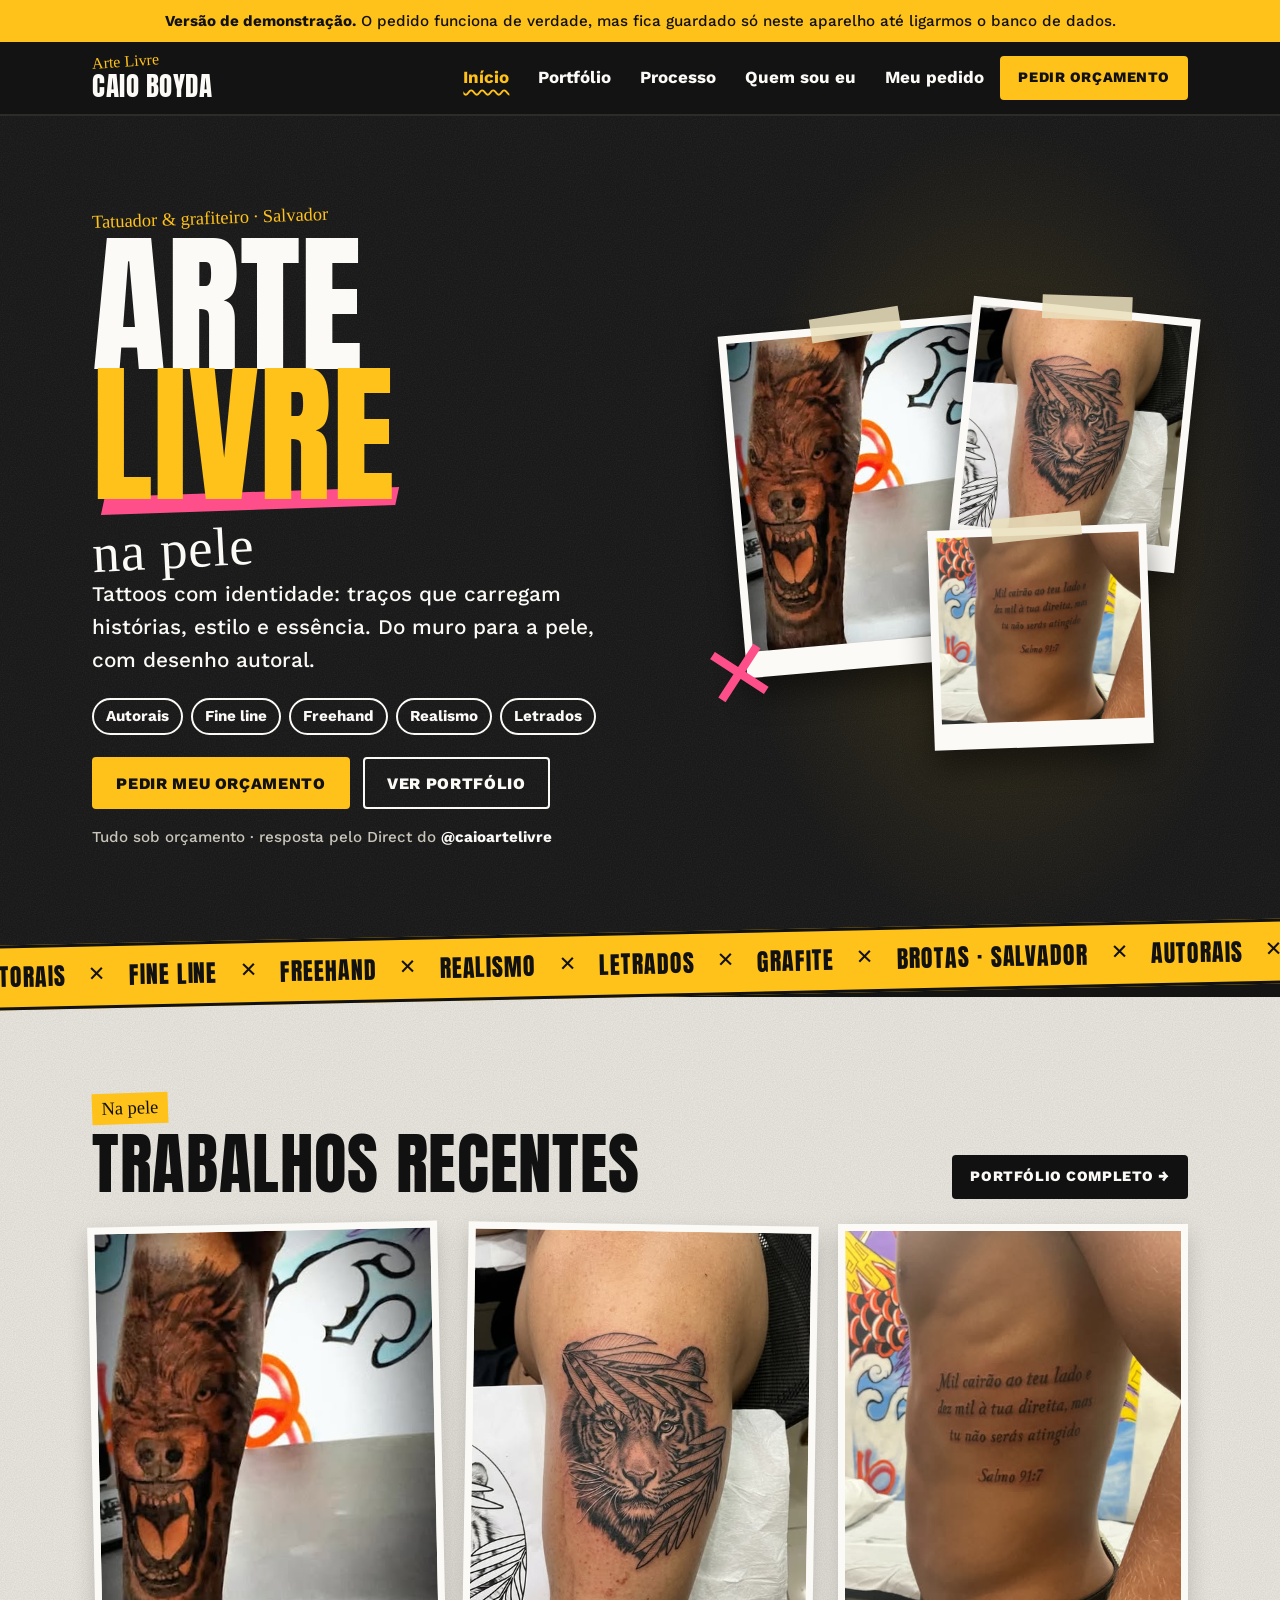
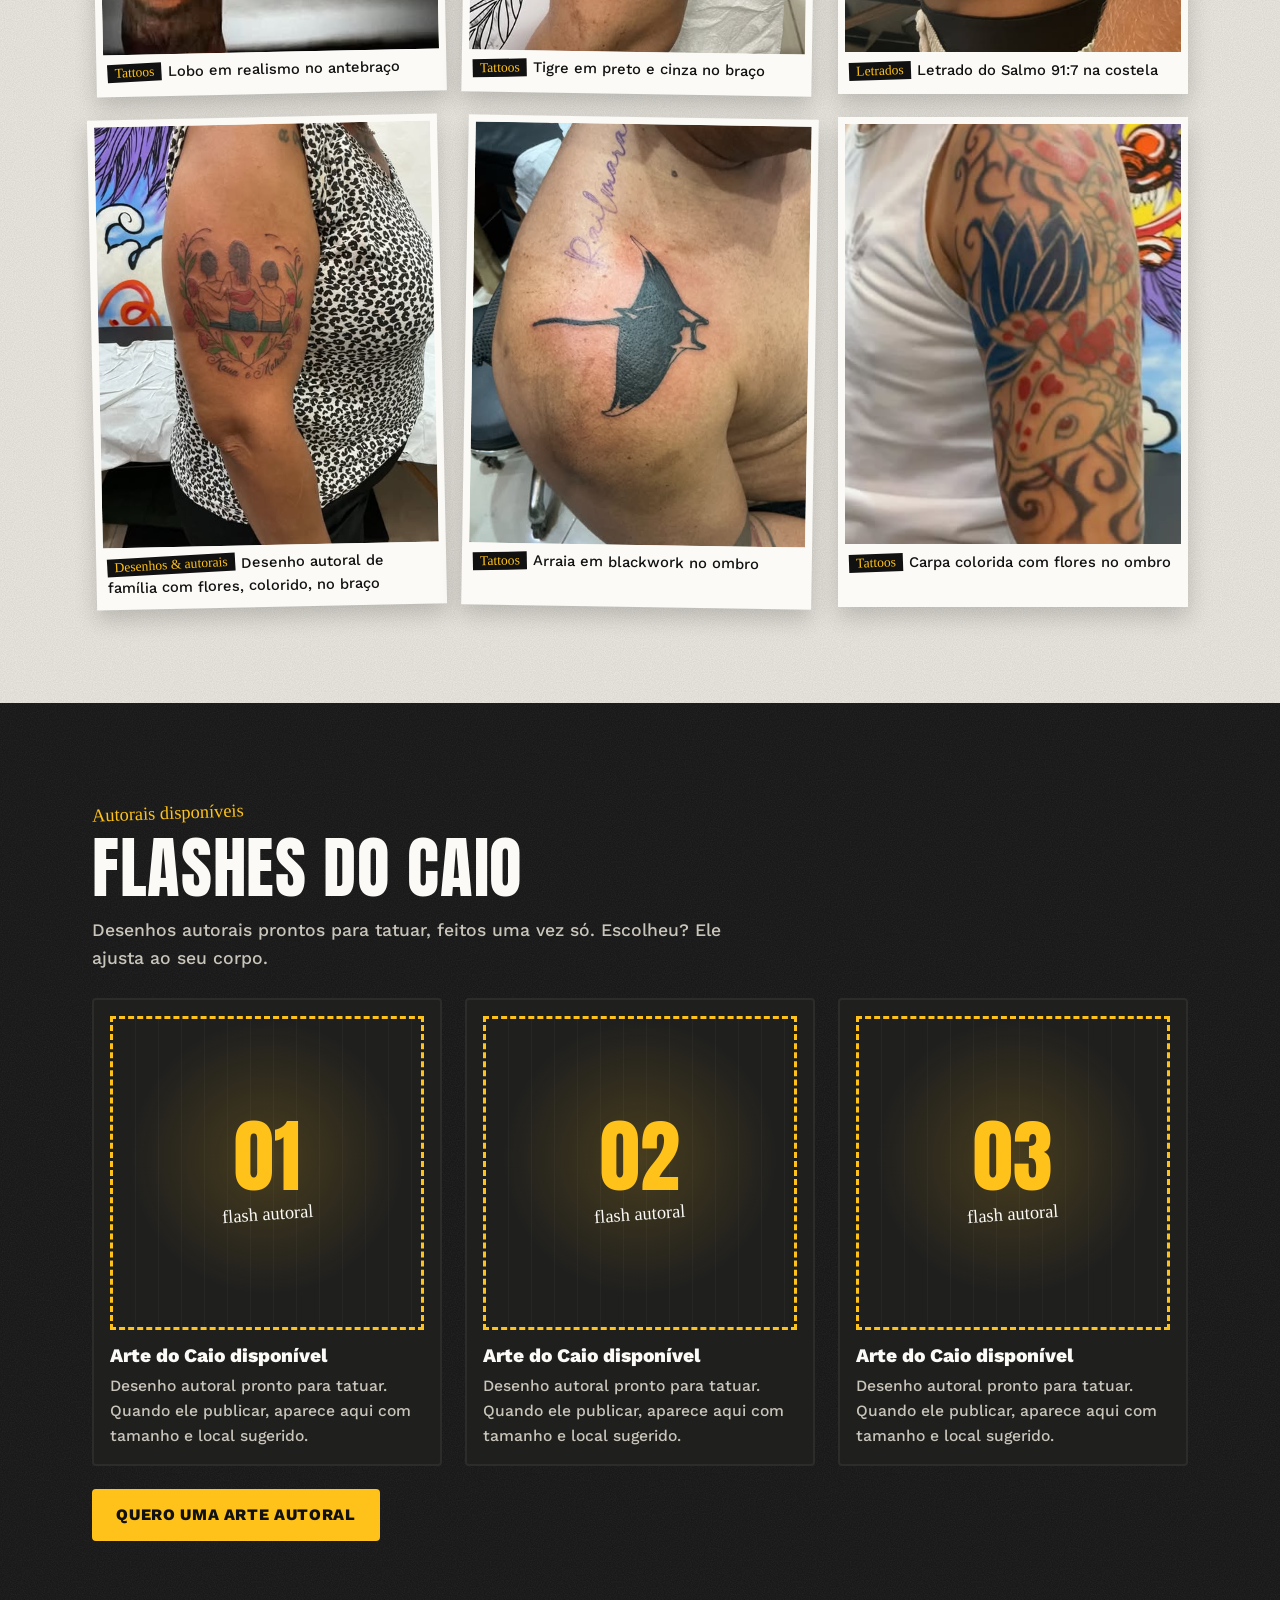
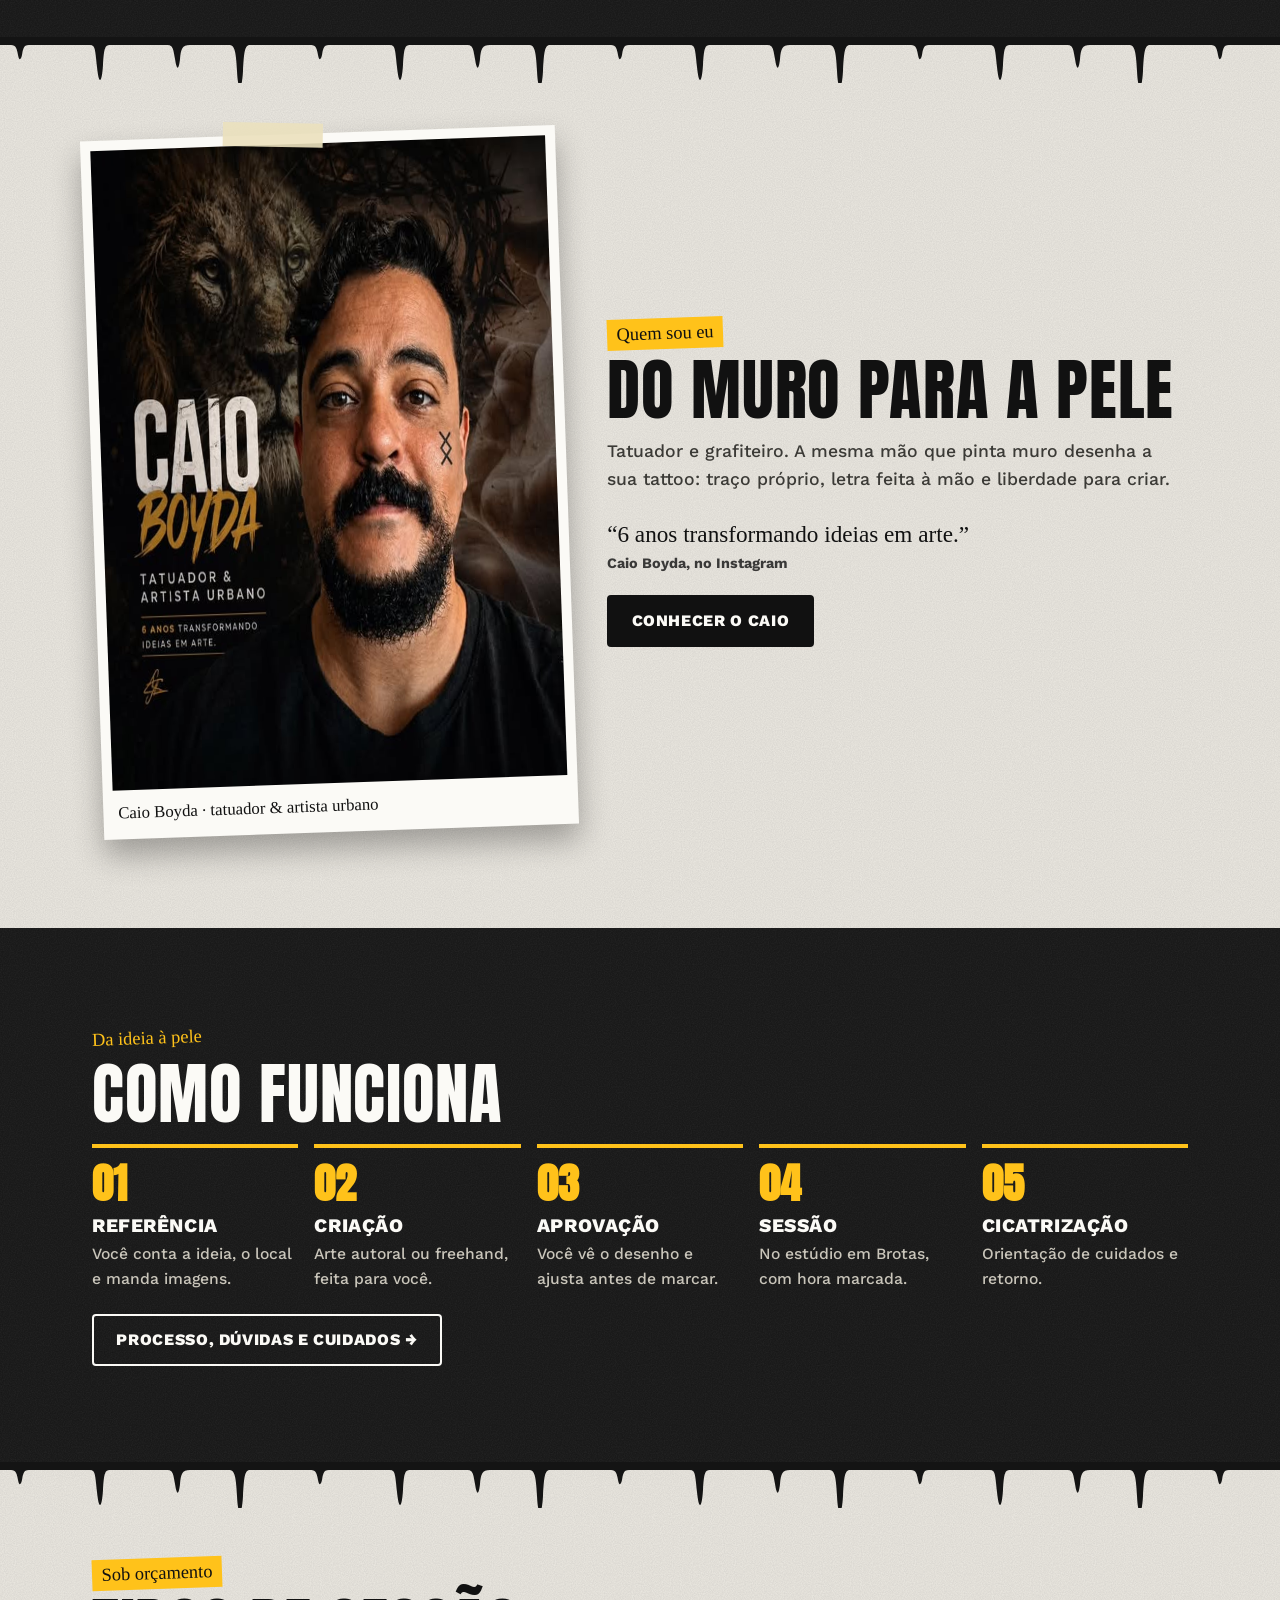
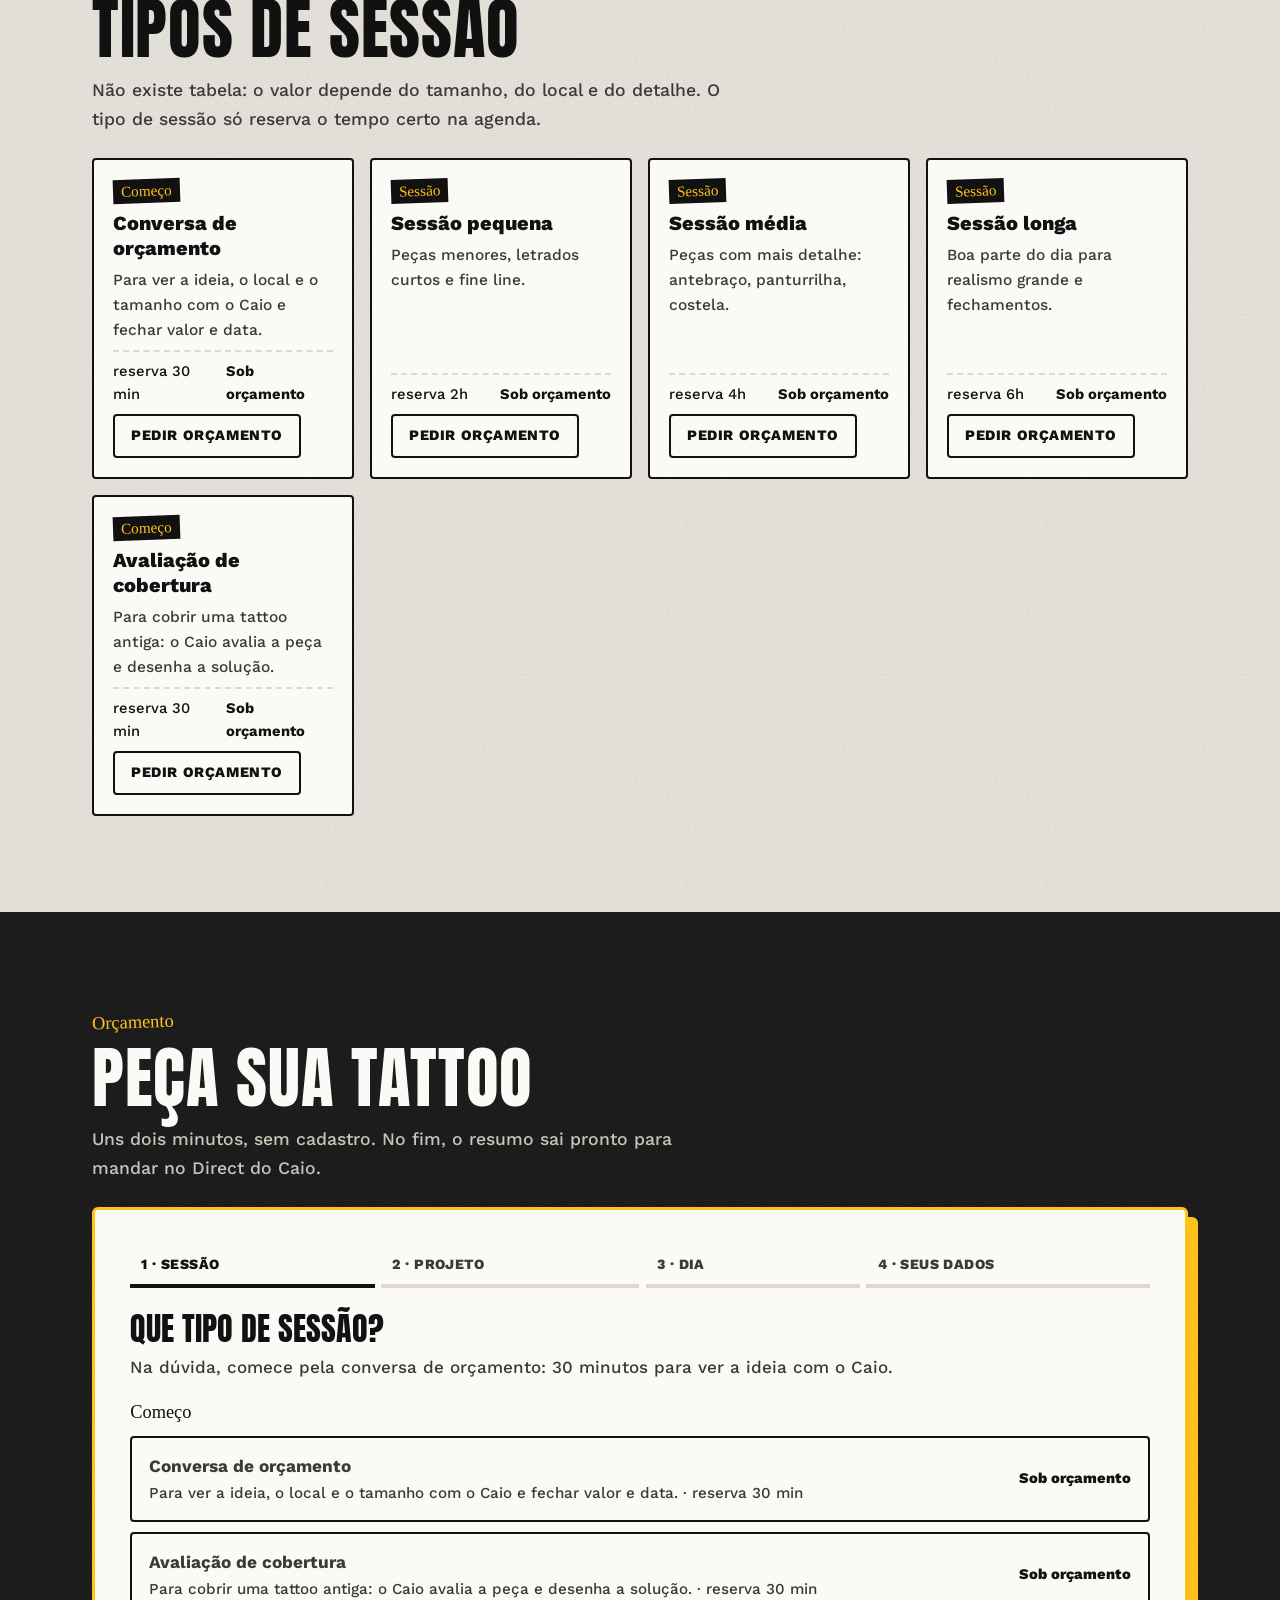
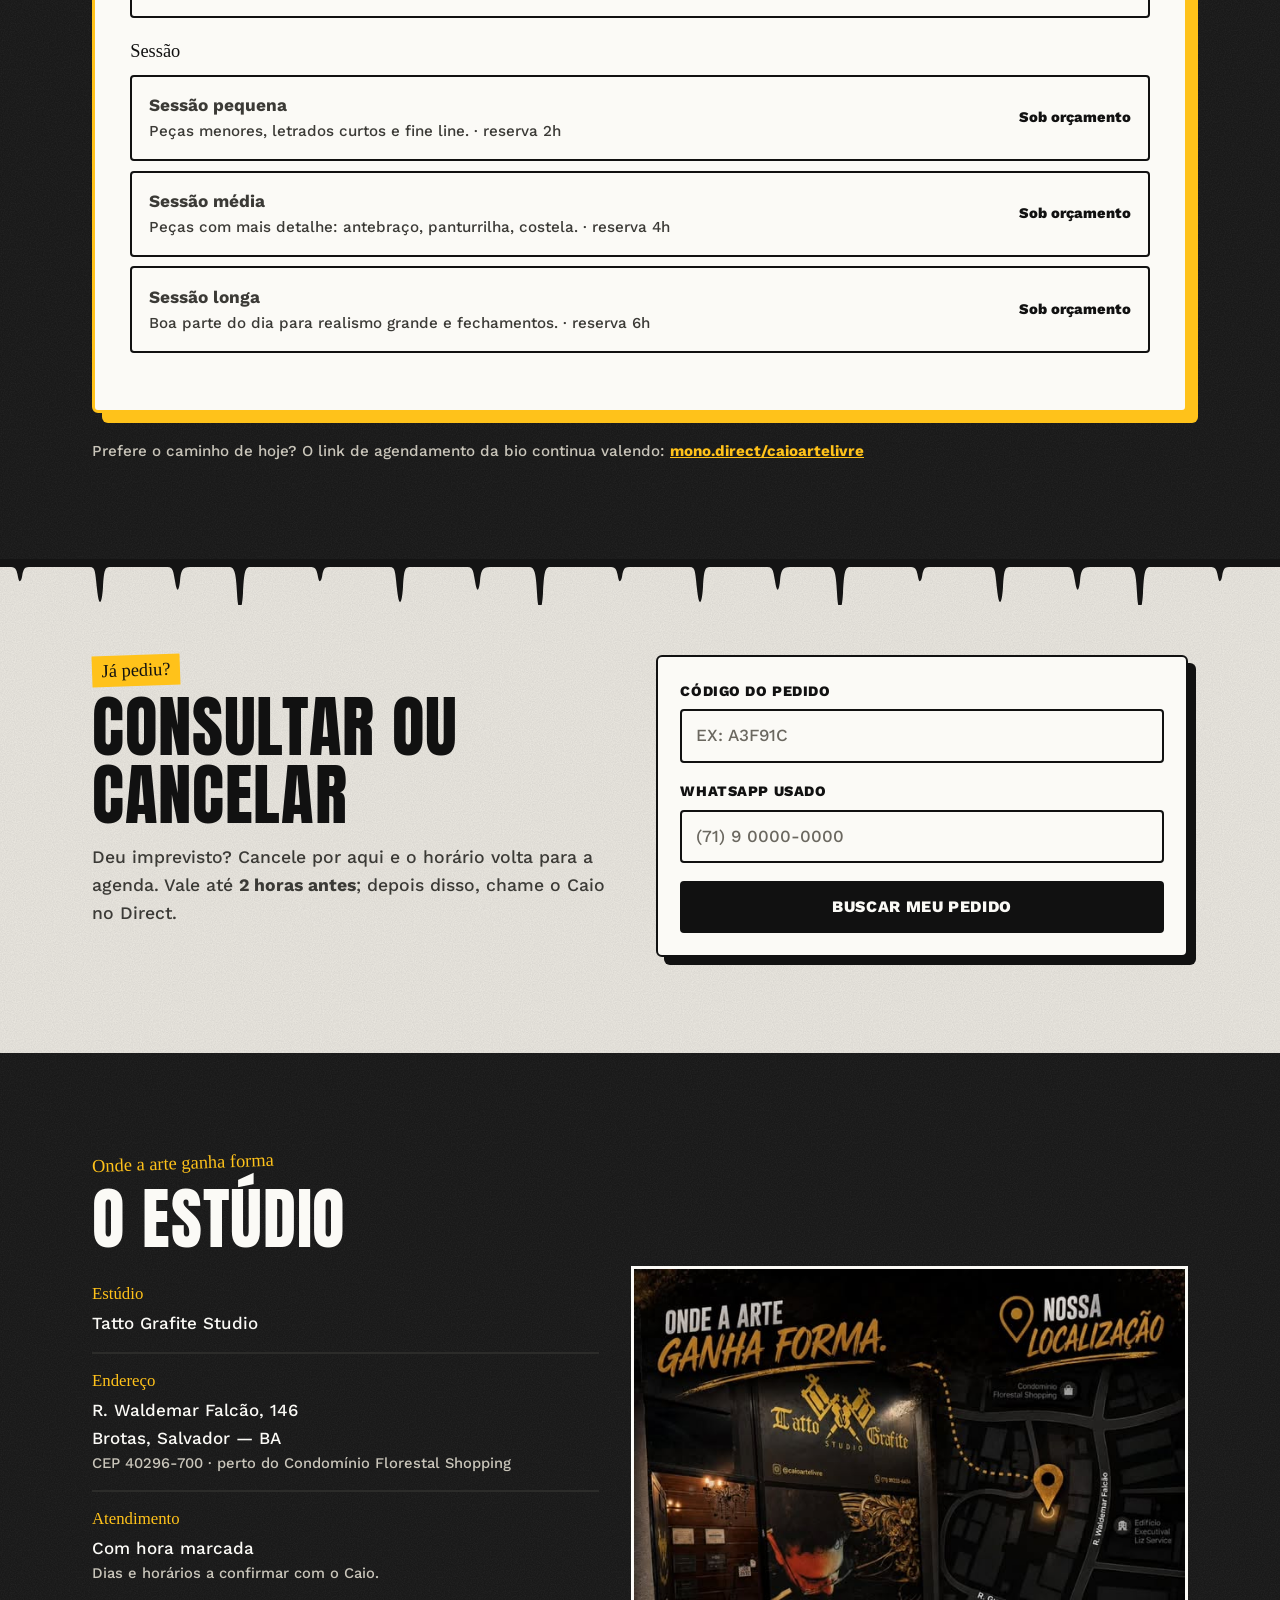
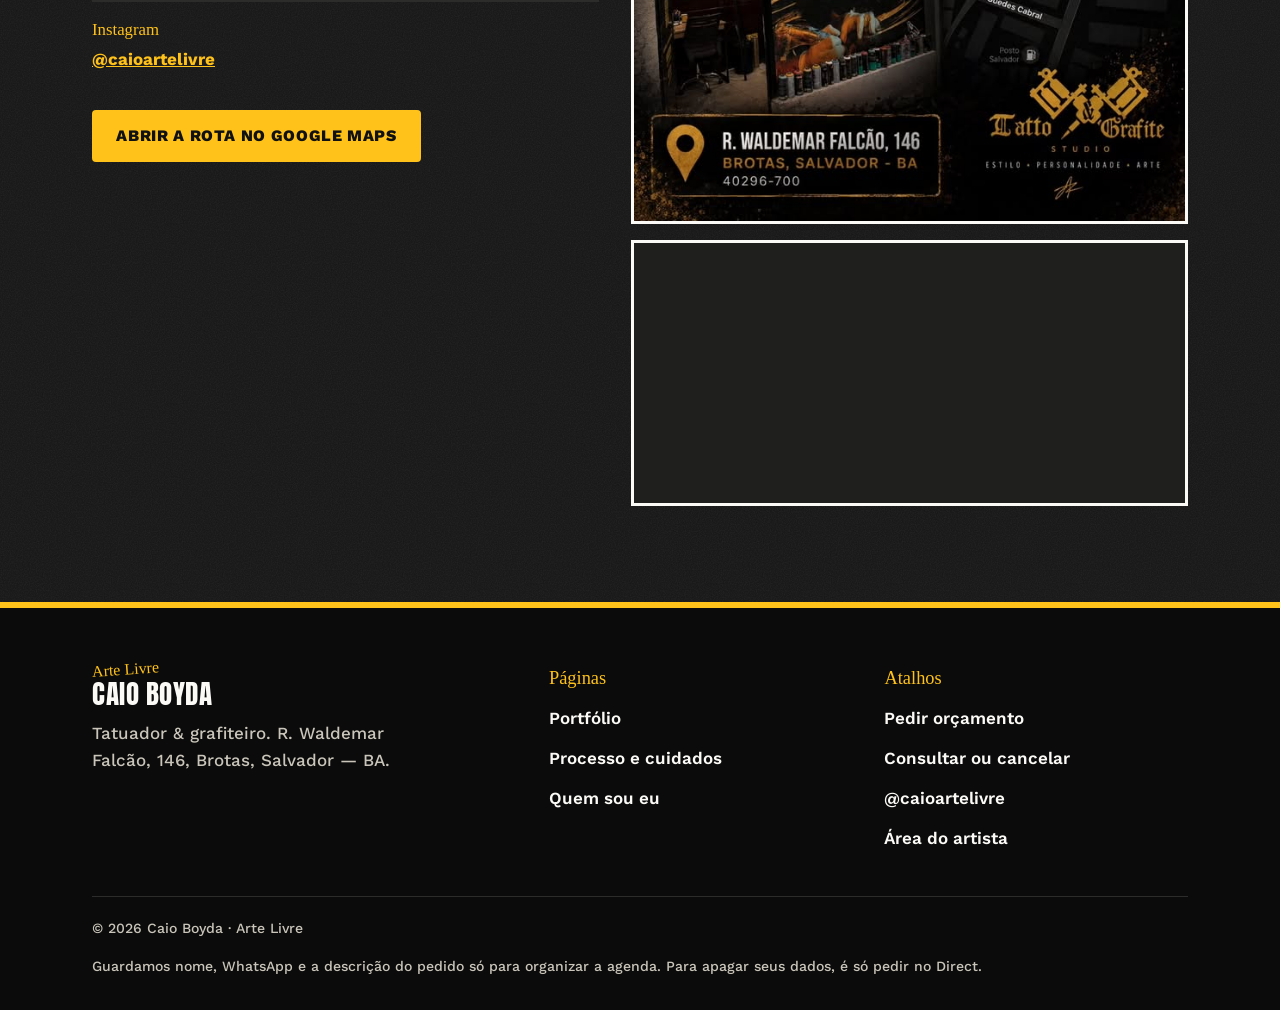
<file: index.html>
<!DOCTYPE html>
<html lang="pt-BR">
<head>
<meta charset="UTF-8">
<meta name="viewport" content="width=device-width, initial-scale=1.0">
<title>Caio Boyda · Arte Livre · Tatuador e grafiteiro em Salvador</title>
<meta name="description" content="Caio Boyda, tatuador e grafiteiro em Salvador. Tattoos autorais, fine line, freehand, realismo e letrados. Peça seu orçamento e escolha o dia pelo site.">
<meta name="theme-color" content="#121212">
<link rel="icon" href="fotos/caio-perfil.jpg">
<meta property="og:type" content="website">
<meta property="og:title" content="Caio Boyda · Arte Livre">
<meta property="og:description" content="Tattoos com identidade. Autorais, fine line, freehand, realismo e letrados em Salvador.">
<meta property="og:image" content="fotos/tattoos-identidade.jpg">
<meta property="og:locale" content="pt_BR">
<link rel="preconnect" href="https://fonts.googleapis.com">
<link rel="preconnect" href="https://fonts.gstatic.com" crossorigin>
<link href="https://fonts.googleapis.com/css2?family=Anton&family=Permanent+Marker&family=Work+Sans:wght@500;600;700;800&display=swap" rel="stylesheet">
<link rel="stylesheet" href="assets/estilo.css?v=20261020132507">
<script type="application/ld+json">
{"@context":"https://schema.org","@type":"TattooParlor","name":"Caio Boyda · Arte Livre","image":"fotos/caio-retrato.jpg",
 "address":{"@type":"PostalAddress","streetAddress":"R. Waldemar Falcão, 146","addressLocality":"Salvador","addressRegion":"BA","postalCode":"40296-700","addressCountry":"BR"},
 "sameAs":["https://www.instagram.com/caioartelivre/"]}
</script>
</head>
<body>

<div id="faixa-demo" class="faixa-demo" hidden>
  <b>Versão de demonstração.</b> O pedido funciona de verdade, mas fica guardado só neste aparelho até ligarmos o banco de dados.
</div>

<header class="topo">
  <div class="wrap topo-in">
    <a class="marca" href="index.html" aria-label="Caio Boyda, Arte Livre, início">
      <span class="marca-tag">Arte Livre</span>
      <span class="marca-nome">Caio Boyda</span>
    </a>
    <button class="btn-menu" id="btn-menu" type="button" aria-expanded="false" aria-controls="menu">Menu</button>
    <nav class="menu" id="menu" aria-label="Páginas">
      <a href="index.html">Início</a>
      <a href="portfolio.html">Portfólio</a>
      <a href="processo.html">Processo</a>
      <a href="sobre.html">Quem sou eu</a>
      <a href="index.html#meu-horario">Meu pedido</a>
      <a class="btn btn-spray mini" href="index.html#agendar">Pedir orçamento</a>
    </nav>
  </div>
</header>

<main>
<!-- ================= CAPA ================= -->
<section class="capa muro">
  <div class="wrap capa-in">
    <div class="capa-txt">
      <p class="tag-spray">Tatuador &amp; grafiteiro · Salvador</p>
      <h1><span class="h1-a">Arte</span> <span class="h1-b">livre</span><span class="h1-c">na pele</span></h1>
      <p class="lead">Tattoos com identidade: traços que carregam histórias, estilo e essência. Do muro para a pele, com desenho autoral.</p>
      <ul class="estilos-capa" aria-label="Estilos">
        <li>Autorais</li><li>Fine line</li><li>Freehand</li><li>Realismo</li><li>Letrados</li>
      </ul>
      <div class="acoes">
        <a class="btn btn-spray" href="#agendar">Pedir meu orçamento</a>
        <a class="btn btn-claro" href="portfolio.html">Ver portfólio</a>
      </div>
      <p class="capa-nota">Tudo sob orçamento · resposta pelo Direct do <b>@caioartelivre</b></p>
    </div>
    <div class="capa-lambes" aria-hidden="true">
      <figure class="lambe lambe-1"><img src="fotos/tattoo-lobo.jpg" alt=""></figure>
      <figure class="lambe lambe-2"><img src="fotos/tattoo-tigre.jpg" alt=""></figure>
      <figure class="lambe lambe-3"><img src="fotos/letrado-salmo.jpg" alt=""></figure>
      <span class="spray-x">✕</span>
    </div>
  </div>
</section>

<div class="fita-corre" aria-hidden="true"><div>
  <span>AUTORAIS</span><i>✕</i><span>FINE LINE</span><i>✕</i><span>FREEHAND</span><i>✕</i><span>REALISMO</span><i>✕</i><span>LETRADOS</span><i>✕</i><span>GRAFITE</span><i>✕</i><span>BROTAS · SALVADOR</span><i>✕</i>
  <span>AUTORAIS</span><i>✕</i><span>FINE LINE</span><i>✕</i><span>FREEHAND</span><i>✕</i><span>REALISMO</span><i>✕</i><span>LETRADOS</span><i>✕</i><span>GRAFITE</span><i>✕</i><span>BROTAS · SALVADOR</span><i>✕</i>
</div></div>

<!-- ================= PORTFÓLIO (amostra) ================= -->
<section class="secao concreto" id="trabalhos">
  <div class="wrap">
    <div class="cab-secao">
      <div>
        <p class="tag-spray">Na pele</p>
        <h2>Trabalhos recentes</h2>
      </div>
      <a class="btn btn-tinta mini" href="portfolio.html">Portfólio completo →</a>
    </div>
    <div class="mural" id="mural-capa" data-max="6"></div>
  </div>
</section>

<!-- ================= FLASHES ================= -->
<section class="secao muro" id="flashes-secao">
  <div class="wrap">
    <p class="tag-spray">Autorais disponíveis</p>
    <h2>Flashes do Caio</h2>
    <p class="sub">Desenhos autorais prontos para tatuar, feitos uma vez só. Escolheu? Ele ajusta ao seu corpo.</p>
    <div class="flashes" id="flashes"></div>
    <div class="acoes">
      <a class="btn btn-spray" href="#agendar" data-projeto="Arte autoral do Caio">Quero uma arte autoral</a>
    </div>
  </div>
</section>

<!-- ================= QUEM SOU EU (teaser) ================= -->
<section class="secao concreto">
  <div class="wrap dupla-foto">
    <figure class="retrato">
      <img src="fotos/caio-retrato.jpg" alt="Caio Boyda, tatuador e artista urbano" width="640" height="640">
      <figcaption>Caio Boyda · tatuador &amp; artista urbano</figcaption>
    </figure>
    <div>
      <p class="tag-spray">Quem sou eu</p>
      <h2>Do muro para a pele</h2>
      <p class="sub">Tatuador e grafiteiro. A mesma mão que pinta muro desenha a sua tattoo: traço próprio, letra feita à mão e liberdade para criar.</p>
      <p class="citacao">“6 anos transformando ideias em arte.”<small>Caio Boyda, no Instagram</small></p>
      <div class="acoes"><a class="btn btn-tinta" href="sobre.html">Conhecer o Caio</a></div>
    </div>
  </div>
</section>

<!-- ================= PROCESSO (resumo) ================= -->
<section class="secao muro" id="processo">
  <div class="wrap">
    <p class="tag-spray">Da ideia à pele</p>
    <h2>Como funciona</h2>
    <ol class="trilho">
      <li><b>01</b><h3>Referência</h3><p>Você conta a ideia, o local e manda imagens.</p></li>
      <li><b>02</b><h3>Criação</h3><p>Arte autoral ou freehand, feita para você.</p></li>
      <li><b>03</b><h3>Aprovação</h3><p>Você vê o desenho e ajusta antes de marcar.</p></li>
      <li><b>04</b><h3>Sessão</h3><p>No estúdio em Brotas, com hora marcada.</p></li>
      <li><b>05</b><h3>Cicatrização</h3><p>Orientação de cuidados e retorno.</p></li>
    </ol>
    <div class="acoes"><a class="btn btn-claro" href="processo.html">Processo, dúvidas e cuidados →</a></div>
  </div>
</section>

<!-- ================= TIPOS DE SESSÃO ================= -->
<section class="secao concreto" id="sessoes">
  <div class="wrap">
    <p class="tag-spray">Sob orçamento</p>
    <h2>Tipos de sessão</h2>
    <p class="sub">Não existe tabela: o valor depende do tamanho, do local e do detalhe. O tipo de sessão só reserva o tempo certo na agenda.</p>
    <div class="tipos" id="tipos"><div class="carregando">Carregando…</div></div>
  </div>
</section>

<!-- ================= PEDIDO ================= -->
<section class="secao muro agendar" id="agendar">
  <div class="wrap">
    <p class="tag-spray">Orçamento</p>
    <h2>Peça sua tattoo</h2>
    <p class="sub">Uns dois minutos, sem cadastro. No fim, o resumo sai pronto para mandar no Direct do Caio.</p>

    <div class="painel" id="agendar-app">
      <div class="passos" id="passos">
        <div class="passo" data-estado="atual">1 · Com quem</div>
        <div class="passo" data-estado="aberto">2 · Sessão</div>
        <div class="passo" data-estado="aberto">3 · Projeto</div>
        <div class="passo" data-estado="aberto">4 · Dia</div>
        <div class="passo" data-estado="aberto">5 · Seus dados</div>
      </div>
      <div class="escolhas" id="escolhas" hidden></div>

      <div class="etapa" data-etapa="1" data-ativa>
        <h3>Com quem?</h3>
        <div class="lista-barbeiros" id="lista-barbeiros"></div>
      </div>

      <div class="etapa" data-etapa="2">
        <h3>Que tipo de sessão?</h3>
        <p class="dica">Na dúvida, comece pela conversa de orçamento: 30 minutos para ver a ideia com o Caio.</p>
        <div id="lista-servicos"></div>
        <div class="acoes"><button class="voltar" type="button" data-voltar="1">← Voltar</button></div>
      </div>

      <div class="etapa" data-etapa="3">
        <h3>Seu projeto</h3>
        <p class="dica">Quanto mais detalhe, mais certeiro vem o orçamento.</p>
        <div class="projeto" id="projeto">
          <div class="campos">
            <div id="pj-estilo-box">
              <span class="rotulo-campo">Tipo de projeto</span>
              <div class="chips chips-grandes" id="pj-estilo" role="group" aria-label="Tipo de projeto"></div>
            </div>
            <div>
              <span class="rotulo-campo">Estilo <small>(opcional)</small></span>
              <div class="chips" data-grupo="estilo" data-rotulo="Estilo">
                <button type="button" class="chip" aria-pressed="false">Fine line</button><button type="button" class="chip" aria-pressed="false">Realismo</button><button type="button" class="chip" aria-pressed="false">Preto e cinza</button><button type="button" class="chip" aria-pressed="false">Colorida</button><button type="button" class="chip" aria-pressed="false">Blackwork</button><button type="button" class="chip" aria-pressed="false">Ainda não sei</button>
              </div>
            </div>
            <div class="campos-2">
              <div class="campo">
                <label for="pj-local">Local do corpo</label>
                <select id="pj-local">
                  <option value="">Escolha</option>
                  <option>Antebraço</option><option>Braço</option><option>Ombro</option>
                  <option>Mão / dedos</option><option>Costas</option><option>Costela</option>
                  <option>Peito</option><option>Barriga</option><option>Quadril</option><option>Coxa</option>
                  <option>Perna / panturrilha</option><option>Pé / tornozelo</option>
                  <option>Pescoço / nuca</option><option>Rosto / cabeça</option><option>Outro</option>
                </select>
              </div>
              <div class="campo">
                <label for="pj-tamanho">Tamanho aproximado</label>
                <select id="pj-tamanho">
                  <option value="">Não sei ainda</option>
                  <option>Até 5 cm</option><option>5 a 10 cm</option><option>10 a 20 cm</option>
                  <option>Mais de 20 cm</option><option>Fechamento (braço, perna ou costas)</option>
                </select>
              </div>
            </div>
            <div class="campo">
              <label for="pj-ideia">Sua ideia</label>
              <textarea id="pj-ideia" maxlength="600" placeholder="Ex: um lobo realista no antebraço, ou uma frase em letra feita à mão na costela"></textarea>
            </div>
            <div class="campos-2">
              <div>
                <span class="rotulo-campo">É sua primeira tattoo?</span>
                <div class="chips" data-grupo="primeira" data-rotulo="Primeira tattoo"><button type="button" class="chip" aria-pressed="false">Sim</button><button type="button" class="chip" aria-pressed="false">Não</button></div>
              </div>
              <div>
                <span class="rotulo-campo">É cobertura de outra tattoo?</span>
                <div class="chips" data-grupo="cobertura" data-rotulo="Cobertura"><button type="button" class="chip" aria-pressed="false">Sim</button><button type="button" class="chip" aria-pressed="false">Não</button></div>
              </div>
            </div>
          </div>
        </div>
        <div id="msg-projeto"></div>
        <div class="acoes">
          <button class="btn btn-spray" id="pj-continuar" type="button">Escolher o dia →</button>
          <button class="voltar" type="button" data-voltar="2">← Trocar a sessão</button>
        </div>
      </div>

      <div class="etapa" data-etapa="4">
        <h3>Escolha o dia</h3>
        <p class="dica">O horário marca o começo da sessão. A confirmação final vem pelo Direct.</p>
        <div class="fita" id="fita-dias"></div>
        <p class="titulo-dia" id="titulo-dia"></p>
        <div id="caixa-horas"></div>
        <div class="acoes"><button class="voltar" type="button" data-voltar="3">← Voltar</button></div>
      </div>

      <div class="etapa" data-etapa="5">
        <h3>Quase lá</h3>
        <p class="dica">Só falta saber com quem o Caio vai falar.</p>
        <div class="resumo" id="resumo"></div>
        <form id="form-cliente" novalidate>
          <div class="campos">
            <div class="campo">
              <label for="cli-nome">Seu nome</label>
              <input id="cli-nome" name="nome" type="text" autocomplete="name" placeholder="Como te chamam" required>
            </div>
            <div class="campo">
              <label for="cli-tel">WhatsApp</label>
              <input id="cli-tel" name="tel" type="tel" inputmode="numeric" autocomplete="tel" placeholder="(71) 9 0000-0000" required>
              <p class="ajuda">Só para falar com você sobre o pedido. Não vai para lista de propaganda.</p>
            </div>
            <div class="campo">
              <label for="cli-obs"><span id="cli-obs-rot">Algo mais</span> <small>(opcional)</small></label>
              <textarea id="cli-obs" name="obs" maxlength="240" placeholder="Algo mais que o Caio precisa saber"></textarea>
            </div>
          </div>
          <div id="msg-form"></div>
          <div class="acoes">
            <button class="btn btn-spray" id="btn-confirmar" type="submit">Enviar pedido</button>
            <button class="voltar" type="button" data-voltar="4">← Trocar o dia</button>
          </div>
        </form>
      </div>

      <div class="etapa" data-etapa="6">
        <div class="sucesso">
          <div class="selo-ok" aria-hidden="true"><svg width="34" height="34" viewBox="0 0 24 24" fill="none" stroke="currentColor" stroke-width="3" stroke-linecap="round" stroke-linejoin="round"><path d="M20 6 9 17l-5-5"/></svg></div>
          <h3>Pedido enviado</h3>
          <p class="com">com <span id="ok-barbeiro"></span></p>
          <p class="dica" id="ok-linha"></p>
          <p class="rotulo-codigo">Seu código</p>
          <div class="codigo" id="ok-codigo"></div>
          <p class="expl">O horário fica reservado. Agora mande o resumo para o Caio: o valor é combinado antes da sessão. Com o código você consulta ou cancela até 2 horas antes.</p>
          <div class="acoes">
            <a class="btn btn-zap" id="ok-zap" target="_blank" rel="noopener">Mandar resumo</a>
            <button class="btn btn-linha" id="ok-copiar" type="button">Copiar resumo</button>
            <a class="btn btn-linha" id="ok-ics">Salvar no calendário</a>
            <button class="btn btn-linha" id="btn-novo" type="button">Fazer outro pedido</button>
          </div>
          <p class="copiado" id="ok-copiado" aria-live="polite"></p>
        </div>
      </div>
    </div>
    <p class="nota-agenda">Prefere o caminho de hoje? O link de agendamento da bio continua valendo: <a href="https://mono.direct/caioartelivre" target="_blank" rel="noopener">mono.direct/caioartelivre</a></p>
  </div>
</section>

<!-- ================= MEU PEDIDO ================= -->
<section class="secao concreto" id="meu-horario">
  <div class="wrap dupla">
    <div>
      <p class="tag-spray">Já pediu?</p>
      <h2>Consultar ou cancelar</h2>
      <p class="sub">Deu imprevisto? Cancele por aqui e o horário volta para a agenda. Vale até <b>2 horas antes</b>; depois disso, chame o Caio no Direct.</p>
    </div>
    <div class="cartao">
      <form id="form-consulta">
        <div class="campos">
          <div class="campo"><label for="con-codigo">Código do pedido</label><input id="con-codigo" type="text" placeholder="Ex: A3F91C" style="text-transform:uppercase" required></div>
          <div class="campo"><label for="con-tel">WhatsApp usado</label><input id="con-tel" type="tel" inputmode="numeric" placeholder="(71) 9 0000-0000" required></div>
          <button class="btn btn-tinta btn-bloco" type="submit">Buscar meu pedido</button>
        </div>
      </form>
      <div id="saida-consulta"></div>
    </div>
  </div>
</section>

<!-- ================= LOCAL ================= -->
<section class="secao muro" id="local">
  <div class="wrap">
    <p class="tag-spray">Onde a arte ganha forma</p>
    <h2>O estúdio</h2>
    <div class="local-in">
      <div>
        <div class="info-item"><b class="rot">Estúdio</b><span>Tatto Grafite Studio</span></div>
        <div class="info-item"><b class="rot">Endereço</b><span>R. Waldemar Falcão, 146<br>Brotas, Salvador — BA<small>CEP 40296-700 · perto do Condomínio Florestal Shopping</small></span></div>
        <div class="info-item"><b class="rot">Atendimento</b><span>Com hora marcada<small>Dias e horários a confirmar com o Caio.</small></span></div>
        <div class="info-item"><b class="rot">Instagram</b><a href="https://www.instagram.com/caioartelivre/" target="_blank" rel="noopener">@caioartelivre</a></div>
        <div class="acoes"><a class="btn btn-spray" href="https://www.google.com/maps/search/?api=1&amp;query=R.+Waldemar+Falc%C3%A3o%2C+146%2C+Brotas%2C+Salvador+BA" target="_blank" rel="noopener">Abrir a rota no Google Maps</a></div>
      </div>
      <div class="local-fotos">
        <img src="fotos/estudio-local.jpg" alt="Fachada do Tatto Grafite Studio e mapa da R. Waldemar Falcão, em Brotas" loading="lazy">
        <div class="mapa" id="mapa"></div>
      </div>
    </div>
  </div>
</section>
</main>

<footer class="rodape">
  <div class="wrap">
    <div class="rodape-in">
      <div>
        <a class="marca" href="index.html"><span class="marca-tag">Arte Livre</span><span class="marca-nome">Caio Boyda</span></a>
        <p>Tatuador &amp; grafiteiro. R. Waldemar Falcão, 146, Brotas, Salvador — BA.</p>
      </div>
      <div>
        <b class="rodape-titulo">Páginas</b>
        <ul class="rodape-links">
          <li><a href="portfolio.html">Portfólio</a></li>
          <li><a href="processo.html">Processo e cuidados</a></li>
          <li><a href="sobre.html">Quem sou eu</a></li>
        </ul>
      </div>
      <div>
        <b class="rodape-titulo">Atalhos</b>
        <ul class="rodape-links">
          <li><a href="index.html#agendar">Pedir orçamento</a></li>
          <li><a href="index.html#meu-horario">Consultar ou cancelar</a></li>
          <li><a href="https://www.instagram.com/caioartelivre/" target="_blank" rel="noopener">@caioartelivre</a></li>
          <li><a href="admin.html">Área do artista</a></li>
        </ul>
      </div>
    </div>
    <div class="creditos">
      <span>© <span class="ano" id="ano"></span> Caio Boyda · Arte Livre</span>
      <span>Guardamos nome, WhatsApp e a descrição do pedido só para organizar a agenda. Para apagar seus dados, é só pedir no Direct.</span>
    </div>
  </div>
</footer>

<a class="flutua btn btn-spray" href="#agendar">Pedir orçamento</a>

<script src="assets/config.js?v=20261020132507"></script>
<script src="assets/demo.js?v=20261020132507"></script>
<script src="assets/site.js?v=20261020132507"></script>
<script src="assets/tattoo.js?v=20261020132507"></script>
<script src="assets/agenda.js?v=20261020132507"></script>
</body>
</html>
</file>
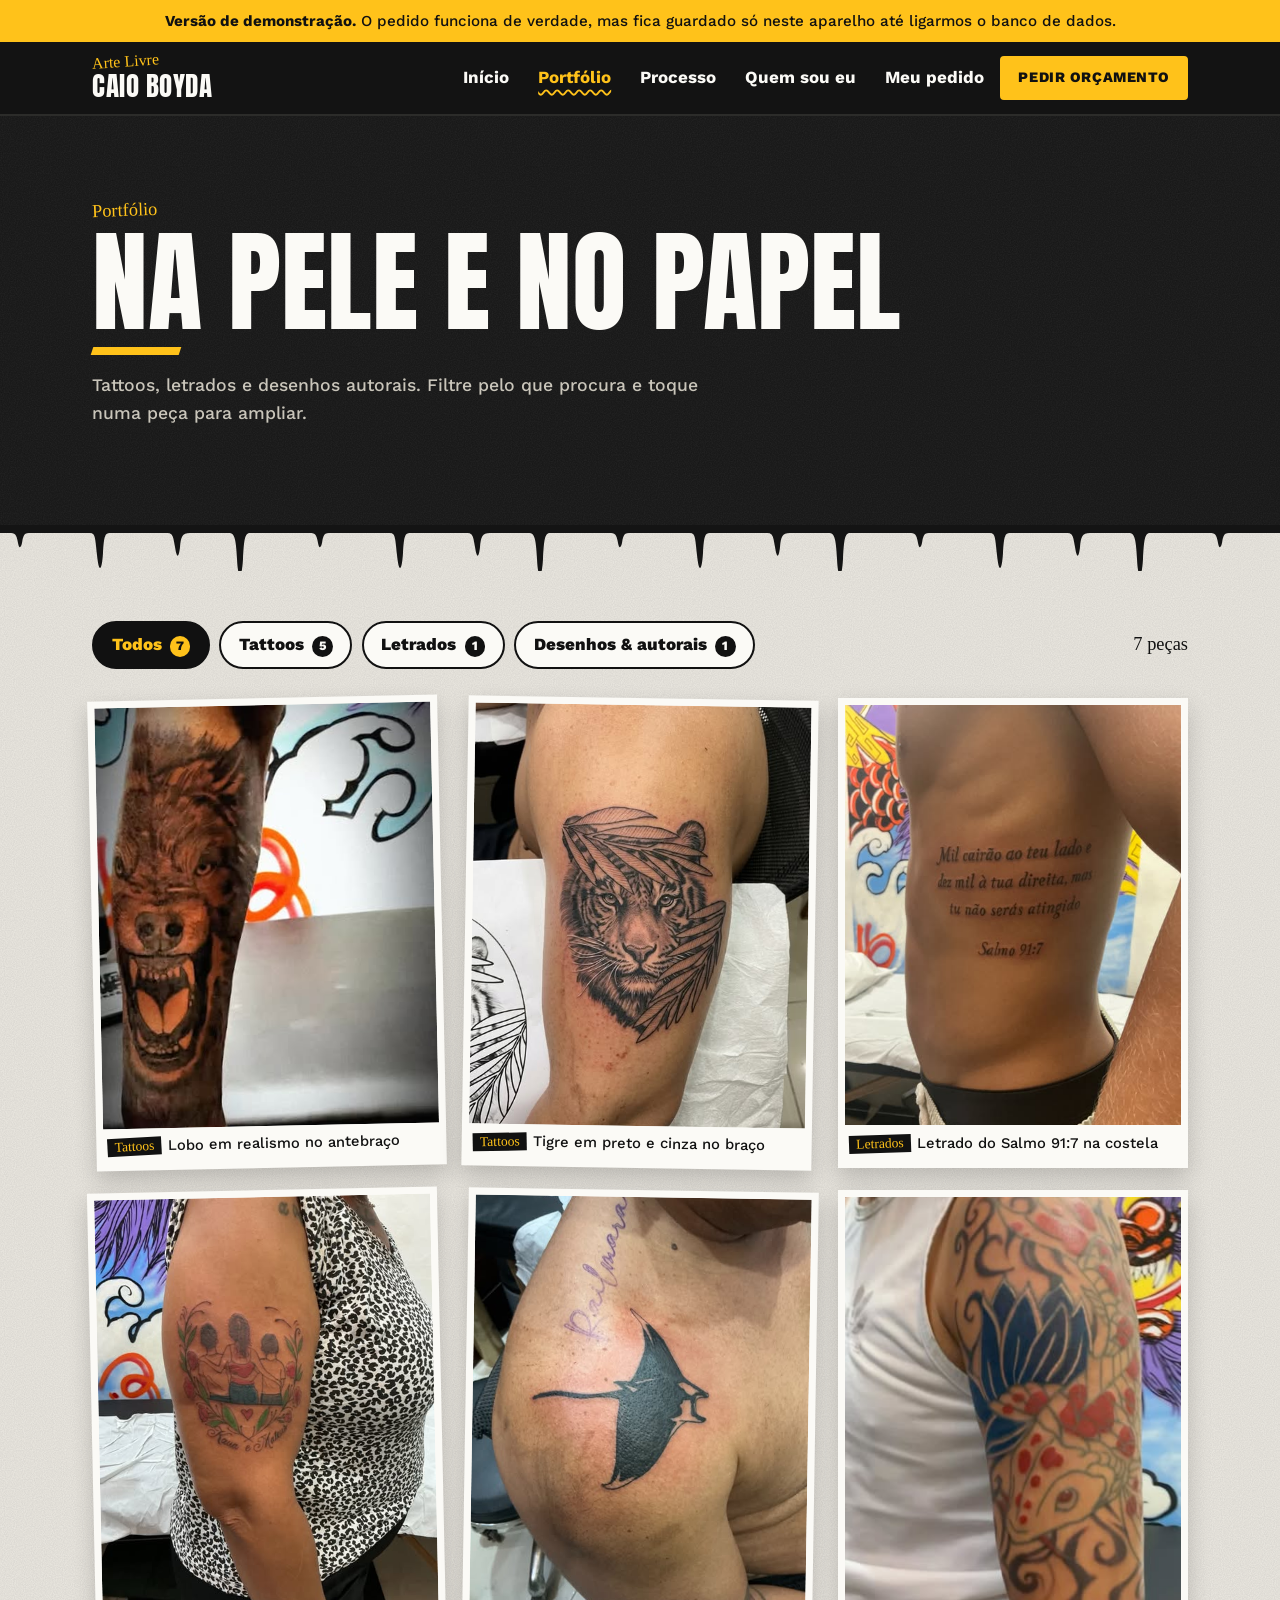
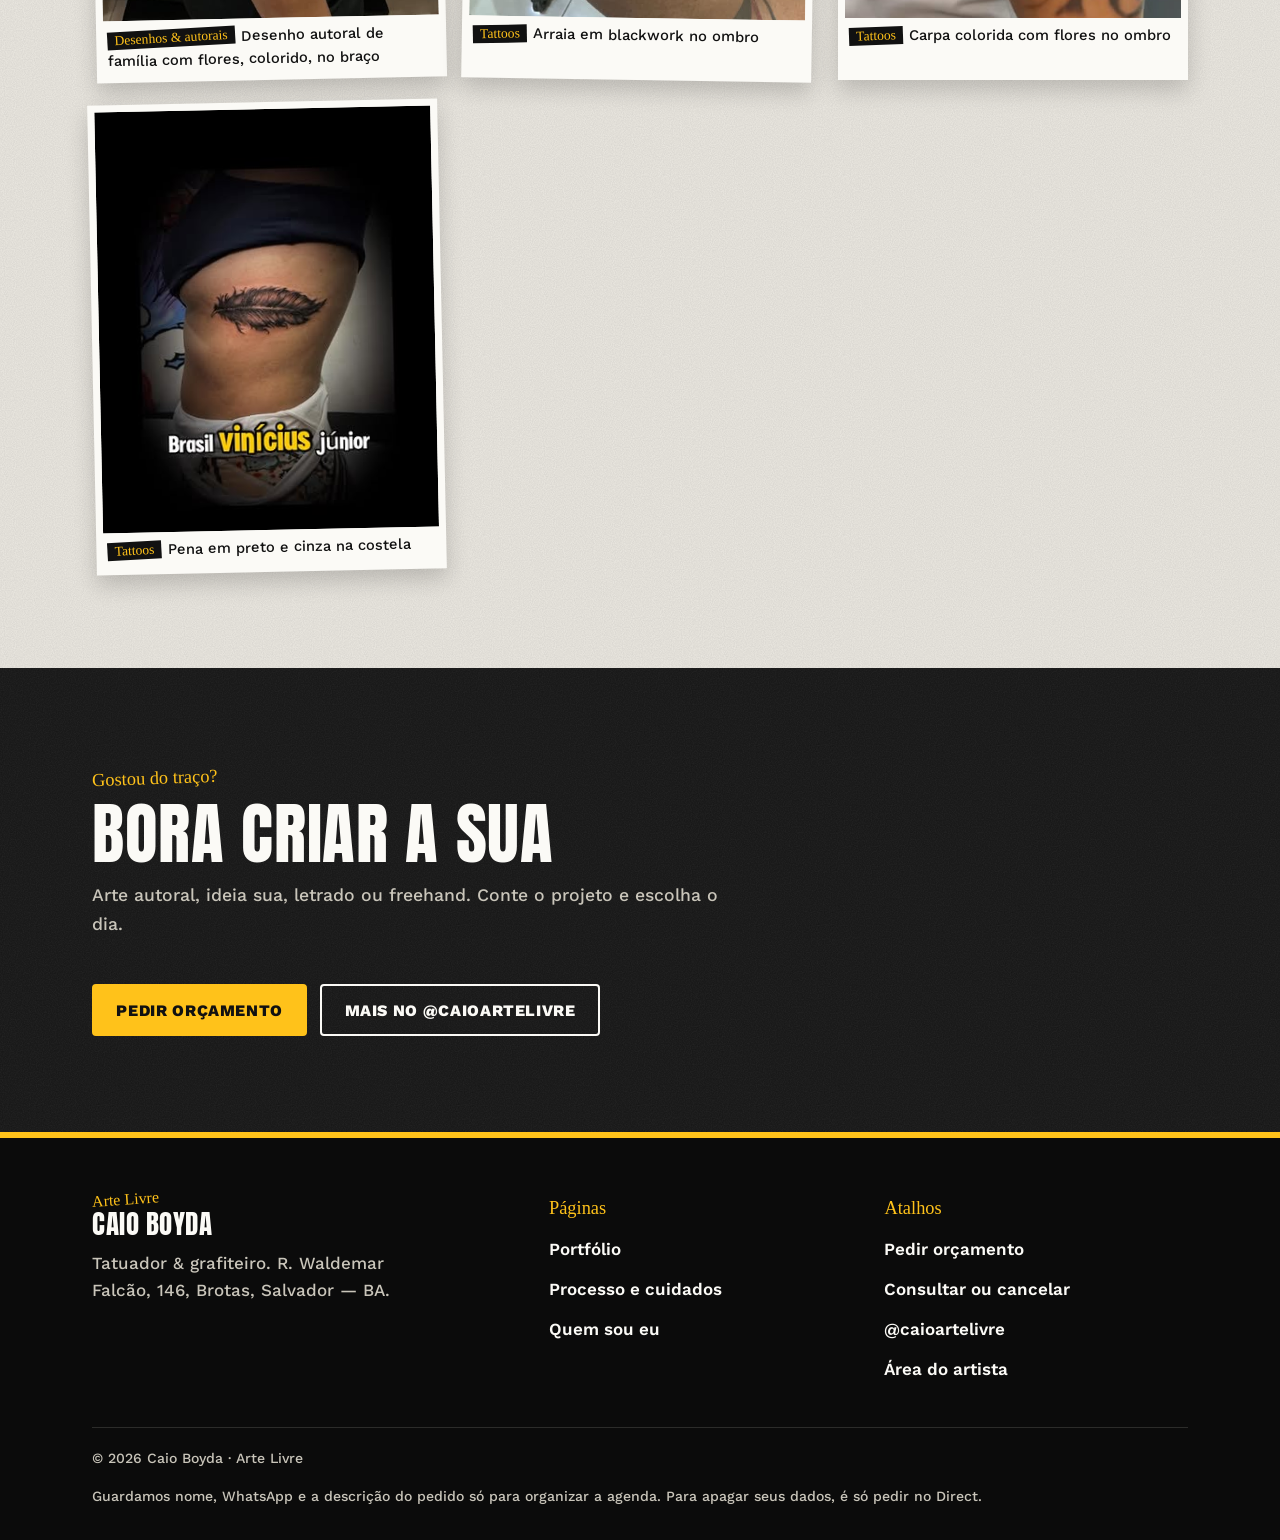
<file: portfolio.html>
<!DOCTYPE html>
<html lang="pt-BR">
<head>
<meta charset="UTF-8">
<meta name="viewport" content="width=device-width, initial-scale=1.0">
<title>Portfólio · Caio Boyda · Arte Livre</title>
<meta name="description" content="Portfólio do Caio Boyda: tattoos, letrados, desenhos e autorais. Realismo, fine line, freehand e lettering em Salvador.">
<meta name="theme-color" content="#121212">
<link rel="icon" href="fotos/caio-perfil.jpg">
<meta property="og:type" content="website">
<meta property="og:title" content="Caio Boyda · Arte Livre">
<meta property="og:description" content="Tattoos com identidade. Autorais, fine line, freehand, realismo e letrados em Salvador.">
<meta property="og:image" content="fotos/tattoos-identidade.jpg">
<meta property="og:locale" content="pt_BR">
<link rel="preconnect" href="https://fonts.googleapis.com">
<link rel="preconnect" href="https://fonts.gstatic.com" crossorigin>
<link href="https://fonts.googleapis.com/css2?family=Anton&family=Permanent+Marker&family=Work+Sans:wght@500;600;700;800&display=swap" rel="stylesheet">
<link rel="stylesheet" href="assets/estilo.css?v=20261020132507">
</head>
<body>

<div id="faixa-demo" class="faixa-demo" hidden>
  <b>Versão de demonstração.</b> O pedido funciona de verdade, mas fica guardado só neste aparelho até ligarmos o banco de dados.
</div>

<header class="topo">
  <div class="wrap topo-in">
    <a class="marca" href="index.html" aria-label="Caio Boyda, Arte Livre, início">
      <span class="marca-tag">Arte Livre</span>
      <span class="marca-nome">Caio Boyda</span>
    </a>
    <button class="btn-menu" id="btn-menu" type="button" aria-expanded="false" aria-controls="menu">Menu</button>
    <nav class="menu" id="menu" aria-label="Páginas">
      <a href="index.html">Início</a>
      <a href="portfolio.html">Portfólio</a>
      <a href="processo.html">Processo</a>
      <a href="sobre.html">Quem sou eu</a>
      <a href="index.html#meu-horario">Meu pedido</a>
      <a class="btn btn-spray mini" href="index.html#agendar">Pedir orçamento</a>
    </nav>
  </div>
</header>

<main>
<section class="pg-cab muro">
  <div class="wrap">
    <p class="tag-spray">Portfólio</p>
    <h1 class="pg-tit">Na pele e no papel</h1>
    <p class="sub">Tattoos, letrados e desenhos autorais. Filtre pelo que procura e toque numa peça para ampliar.</p>
  </div>
</section>
<section class="secao concreto">
  <div class="wrap">
    <div class="filtros-linha">
      <div class="filtros" id="filtros" role="group" aria-label="Filtrar portfólio"></div>
      <span class="port-conta" id="port-conta"></span>
    </div>
    <div class="mural mural-port" id="portfolio"></div>
    <p class="vazio-port" id="port-vazio" hidden>Nenhuma peça nesta categoria ainda.</p>
  </div>
</section>
<section class="secao muro">
  <div class="wrap faixa-cta">
    <div>
      <p class="tag-spray">Gostou do traço?</p>
      <h2>Bora criar a sua</h2>
      <p class="sub">Arte autoral, ideia sua, letrado ou freehand. Conte o projeto e escolha o dia.</p>
    </div>
    <div class="acoes">
      <a class="btn btn-spray" href="index.html#agendar">Pedir orçamento</a>
      <a class="btn btn-claro" href="https://www.instagram.com/caioartelivre/" target="_blank" rel="noopener">Mais no @caioartelivre</a>
    </div>
  </div>
</section>
</main>

<footer class="rodape">
  <div class="wrap">
    <div class="rodape-in">
      <div>
        <a class="marca" href="index.html"><span class="marca-tag">Arte Livre</span><span class="marca-nome">Caio Boyda</span></a>
        <p>Tatuador &amp; grafiteiro. R. Waldemar Falcão, 146, Brotas, Salvador — BA.</p>
      </div>
      <div>
        <b class="rodape-titulo">Páginas</b>
        <ul class="rodape-links">
          <li><a href="portfolio.html">Portfólio</a></li>
          <li><a href="processo.html">Processo e cuidados</a></li>
          <li><a href="sobre.html">Quem sou eu</a></li>
        </ul>
      </div>
      <div>
        <b class="rodape-titulo">Atalhos</b>
        <ul class="rodape-links">
          <li><a href="index.html#agendar">Pedir orçamento</a></li>
          <li><a href="index.html#meu-horario">Consultar ou cancelar</a></li>
          <li><a href="https://www.instagram.com/caioartelivre/" target="_blank" rel="noopener">@caioartelivre</a></li>
          <li><a href="admin.html">Área do artista</a></li>
        </ul>
      </div>
    </div>
    <div class="creditos">
      <span>© <span class="ano" id="ano"></span> Caio Boyda · Arte Livre</span>
      <span>Guardamos nome, WhatsApp e a descrição do pedido só para organizar a agenda. Para apagar seus dados, é só pedir no Direct.</span>
    </div>
  </div>
</footer>

<a class="flutua btn btn-spray" href="index.html#agendar">Pedir orçamento</a>

<script src="assets/config.js?v=20261020132507"></script>
<script src="assets/site.js?v=20261020132507"></script>
</body>
</html>
</file>
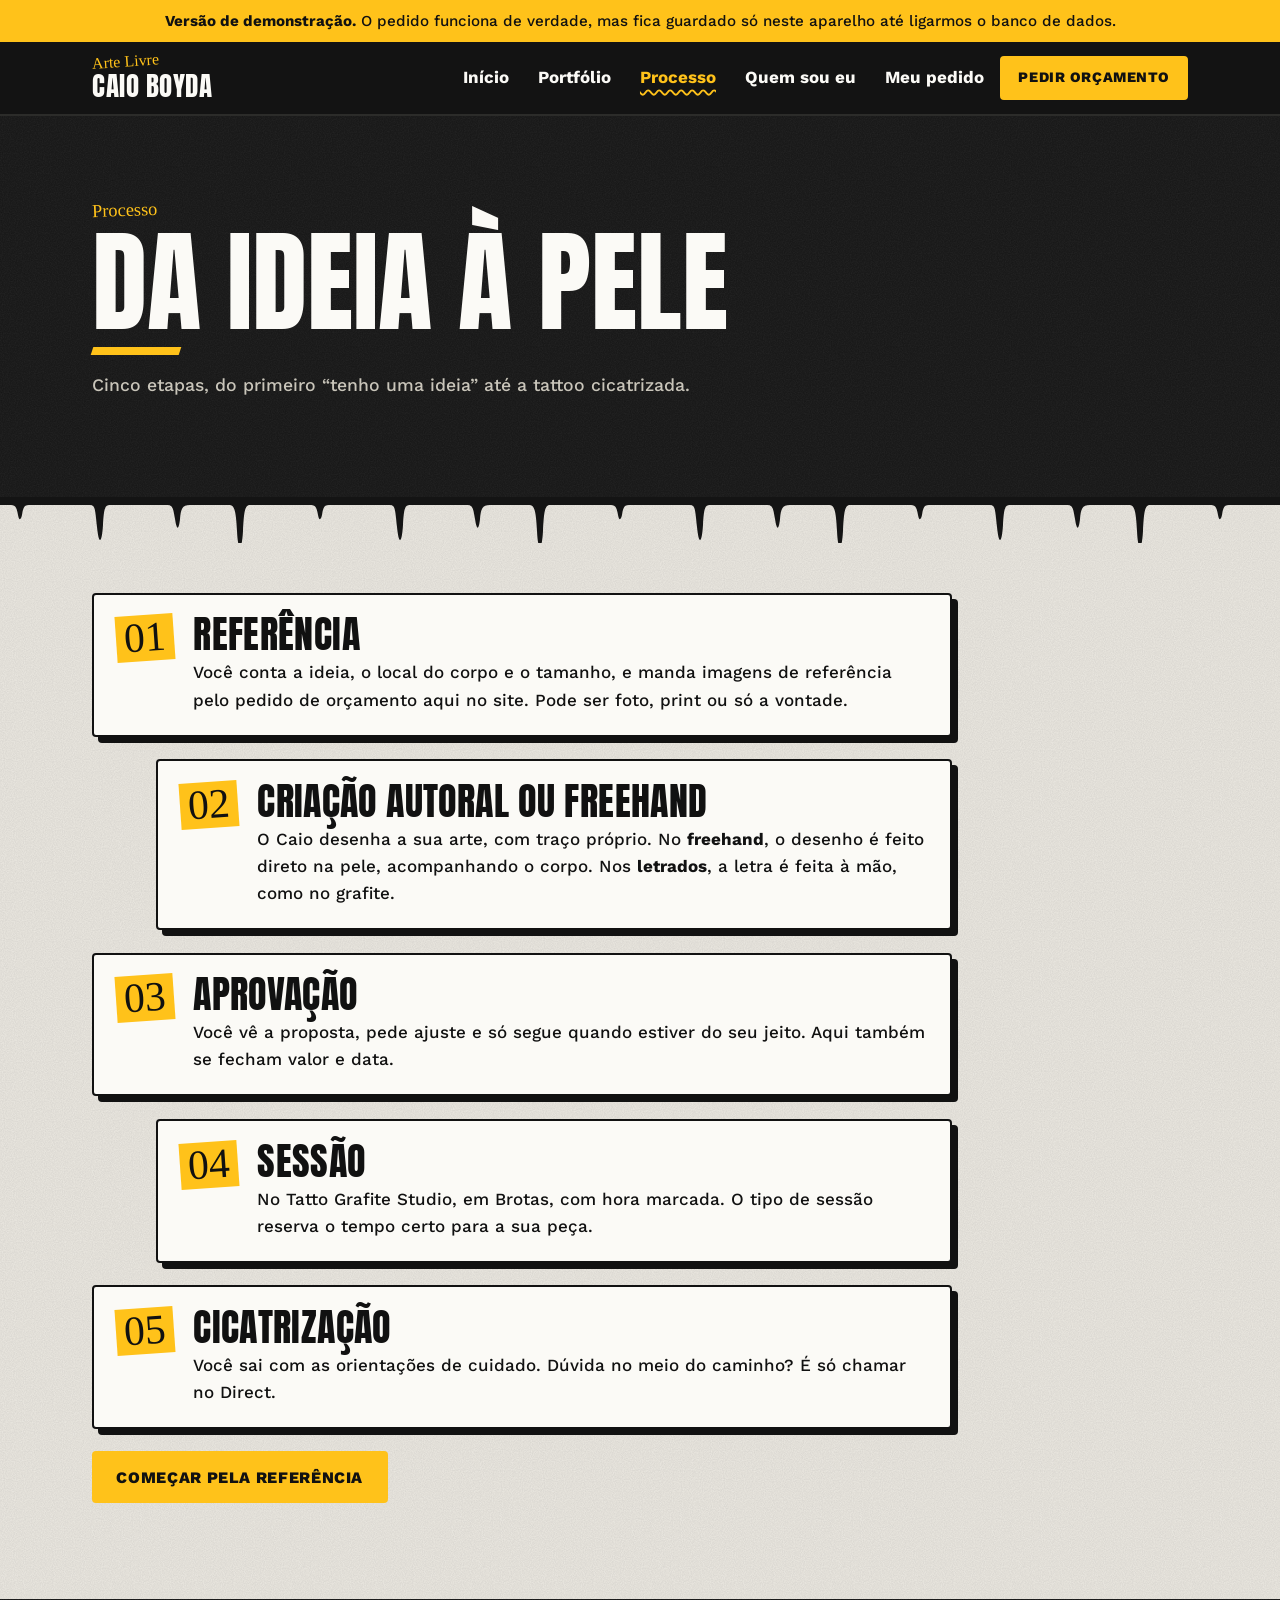
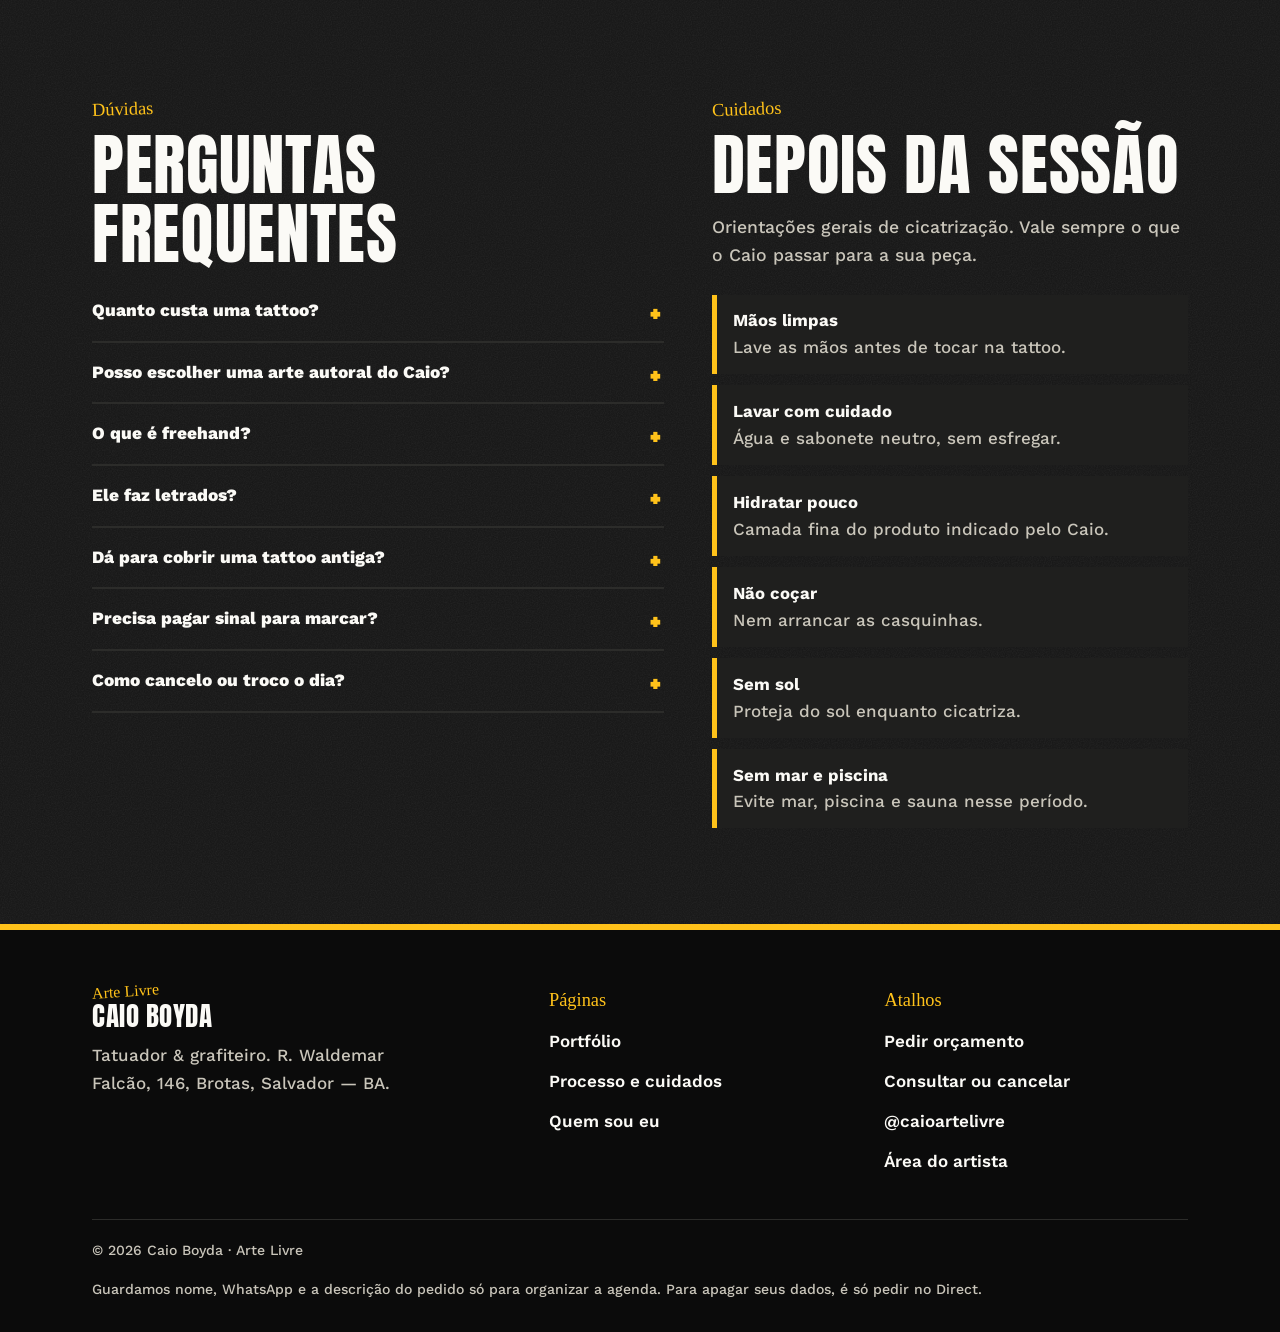
<file: processo.html>
<!DOCTYPE html>
<html lang="pt-BR">
<head>
<meta charset="UTF-8">
<meta name="viewport" content="width=device-width, initial-scale=1.0">
<title>Processo · Caio Boyda · Arte Livre</title>
<meta name="description" content="Da ideia à pele: referência, criação autoral ou freehand, aprovação, sessão e cicatrização. Dúvidas e cuidados com a tattoo.">
<meta name="theme-color" content="#121212">
<link rel="icon" href="fotos/caio-perfil.jpg">
<meta property="og:type" content="website">
<meta property="og:title" content="Caio Boyda · Arte Livre">
<meta property="og:description" content="Tattoos com identidade. Autorais, fine line, freehand, realismo e letrados em Salvador.">
<meta property="og:image" content="fotos/tattoos-identidade.jpg">
<meta property="og:locale" content="pt_BR">
<link rel="preconnect" href="https://fonts.googleapis.com">
<link rel="preconnect" href="https://fonts.gstatic.com" crossorigin>
<link href="https://fonts.googleapis.com/css2?family=Anton&family=Permanent+Marker&family=Work+Sans:wght@500;600;700;800&display=swap" rel="stylesheet">
<link rel="stylesheet" href="assets/estilo.css?v=20261020132507">
</head>
<body>

<div id="faixa-demo" class="faixa-demo" hidden>
  <b>Versão de demonstração.</b> O pedido funciona de verdade, mas fica guardado só neste aparelho até ligarmos o banco de dados.
</div>

<header class="topo">
  <div class="wrap topo-in">
    <a class="marca" href="index.html" aria-label="Caio Boyda, Arte Livre, início">
      <span class="marca-tag">Arte Livre</span>
      <span class="marca-nome">Caio Boyda</span>
    </a>
    <button class="btn-menu" id="btn-menu" type="button" aria-expanded="false" aria-controls="menu">Menu</button>
    <nav class="menu" id="menu" aria-label="Páginas">
      <a href="index.html">Início</a>
      <a href="portfolio.html">Portfólio</a>
      <a href="processo.html">Processo</a>
      <a href="sobre.html">Quem sou eu</a>
      <a href="index.html#meu-horario">Meu pedido</a>
      <a class="btn btn-spray mini" href="index.html#agendar">Pedir orçamento</a>
    </nav>
  </div>
</header>

<main>
<section class="pg-cab muro">
  <div class="wrap">
    <p class="tag-spray">Processo</p>
    <h1 class="pg-tit">Da ideia à pele</h1>
    <p class="sub">Cinco etapas, do primeiro “tenho uma ideia” até a tattoo cicatrizada.</p>
  </div>
</section>
<section class="secao concreto">
  <div class="wrap">
    <ol class="etapas-proc">
      <li><span class="num-spray">01</span><div><h2>Referência</h2><p>Você conta a ideia, o local do corpo e o tamanho, e manda imagens de referência pelo pedido de orçamento aqui no site. Pode ser foto, print ou só a vontade.</p></div></li>
      <li><span class="num-spray">02</span><div><h2>Criação autoral ou freehand</h2><p>O Caio desenha a sua arte, com traço próprio. No <b>freehand</b>, o desenho é feito direto na pele, acompanhando o corpo. Nos <b>letrados</b>, a letra é feita à mão, como no grafite.</p></div></li>
      <li><span class="num-spray">03</span><div><h2>Aprovação</h2><p>Você vê a proposta, pede ajuste e só segue quando estiver do seu jeito. Aqui também se fecham valor e data.</p></div></li>
      <li><span class="num-spray">04</span><div><h2>Sessão</h2><p>No Tatto Grafite Studio, em Brotas, com hora marcada. O tipo de sessão reserva o tempo certo para a sua peça.</p></div></li>
      <li><span class="num-spray">05</span><div><h2>Cicatrização</h2><p>Você sai com as orientações de cuidado. Dúvida no meio do caminho? É só chamar no Direct.</p></div></li>
    </ol>
    <div class="acoes"><a class="btn btn-spray" href="index.html#agendar">Começar pela referência</a></div>
  </div>
</section>
<section class="secao muro">
  <div class="wrap duas-colunas-larga">
    <div>
      <p class="tag-spray">Dúvidas</p>
      <h2>Perguntas frequentes</h2>
      <div class="faq">
        <details><summary>Quanto custa uma tattoo?</summary><p>Tudo é sob orçamento: o valor depende do tamanho, do local e do detalhe. Mande o pedido com a ideia e o Caio responde com o valor.</p></details>
        <details><summary>Posso escolher uma arte autoral do Caio?</summary><p>Pode. Escolha “Arte autoral do Caio” como tipo de projeto no pedido. Os flashes disponíveis aparecem na página inicial.</p></details>
        <details><summary>O que é freehand?</summary><p>É a tattoo desenhada direto na pele, sem decalque, acompanhando o formato do corpo.</p></details>
        <details><summary>Ele faz letrados?</summary><p>Faz: nomes, frases e versículos, com letra feita à mão. Veja a categoria Letrados no portfólio.</p></details>
        <details><summary>Dá para cobrir uma tattoo antiga?</summary><p>Peça uma avaliação de cobertura: o Caio vê a peça e diz o que dá para fazer por cima.</p></details>
        <details><summary>Precisa pagar sinal para marcar?</summary><p>Isso é combinado direto com o Caio na conversa de orçamento.</p></details>
        <details><summary>Como cancelo ou troco o dia?</summary><p>Com o código do pedido, em “Meu pedido”, até 2 horas antes. Depois disso, chame no Direct.</p></details>
      </div>
    </div>
    <div>
      <p class="tag-spray">Cuidados</p>
      <h2>Depois da sessão</h2>
      <p class="sub">Orientações gerais de cicatrização. Vale sempre o que o Caio passar para a sua peça.</p>
      <ul class="cuidados">
        <li><b>Mãos limpas</b>Lave as mãos antes de tocar na tattoo.</li>
        <li><b>Lavar com cuidado</b>Água e sabonete neutro, sem esfregar.</li>
        <li><b>Hidratar pouco</b>Camada fina do produto indicado pelo Caio.</li>
        <li><b>Não coçar</b>Nem arrancar as casquinhas.</li>
        <li><b>Sem sol</b>Proteja do sol enquanto cicatriza.</li>
        <li><b>Sem mar e piscina</b>Evite mar, piscina e sauna nesse período.</li>
      </ul>
    </div>
  </div>
</section>
</main>

<footer class="rodape">
  <div class="wrap">
    <div class="rodape-in">
      <div>
        <a class="marca" href="index.html"><span class="marca-tag">Arte Livre</span><span class="marca-nome">Caio Boyda</span></a>
        <p>Tatuador &amp; grafiteiro. R. Waldemar Falcão, 146, Brotas, Salvador — BA.</p>
      </div>
      <div>
        <b class="rodape-titulo">Páginas</b>
        <ul class="rodape-links">
          <li><a href="portfolio.html">Portfólio</a></li>
          <li><a href="processo.html">Processo e cuidados</a></li>
          <li><a href="sobre.html">Quem sou eu</a></li>
        </ul>
      </div>
      <div>
        <b class="rodape-titulo">Atalhos</b>
        <ul class="rodape-links">
          <li><a href="index.html#agendar">Pedir orçamento</a></li>
          <li><a href="index.html#meu-horario">Consultar ou cancelar</a></li>
          <li><a href="https://www.instagram.com/caioartelivre/" target="_blank" rel="noopener">@caioartelivre</a></li>
          <li><a href="admin.html">Área do artista</a></li>
        </ul>
      </div>
    </div>
    <div class="creditos">
      <span>© <span class="ano" id="ano"></span> Caio Boyda · Arte Livre</span>
      <span>Guardamos nome, WhatsApp e a descrição do pedido só para organizar a agenda. Para apagar seus dados, é só pedir no Direct.</span>
    </div>
  </div>
</footer>

<a class="flutua btn btn-spray" href="index.html#agendar">Pedir orçamento</a>

<script src="assets/config.js?v=20261020132507"></script>
<script src="assets/site.js?v=20261020132507"></script>
</body>
</html>
</file>
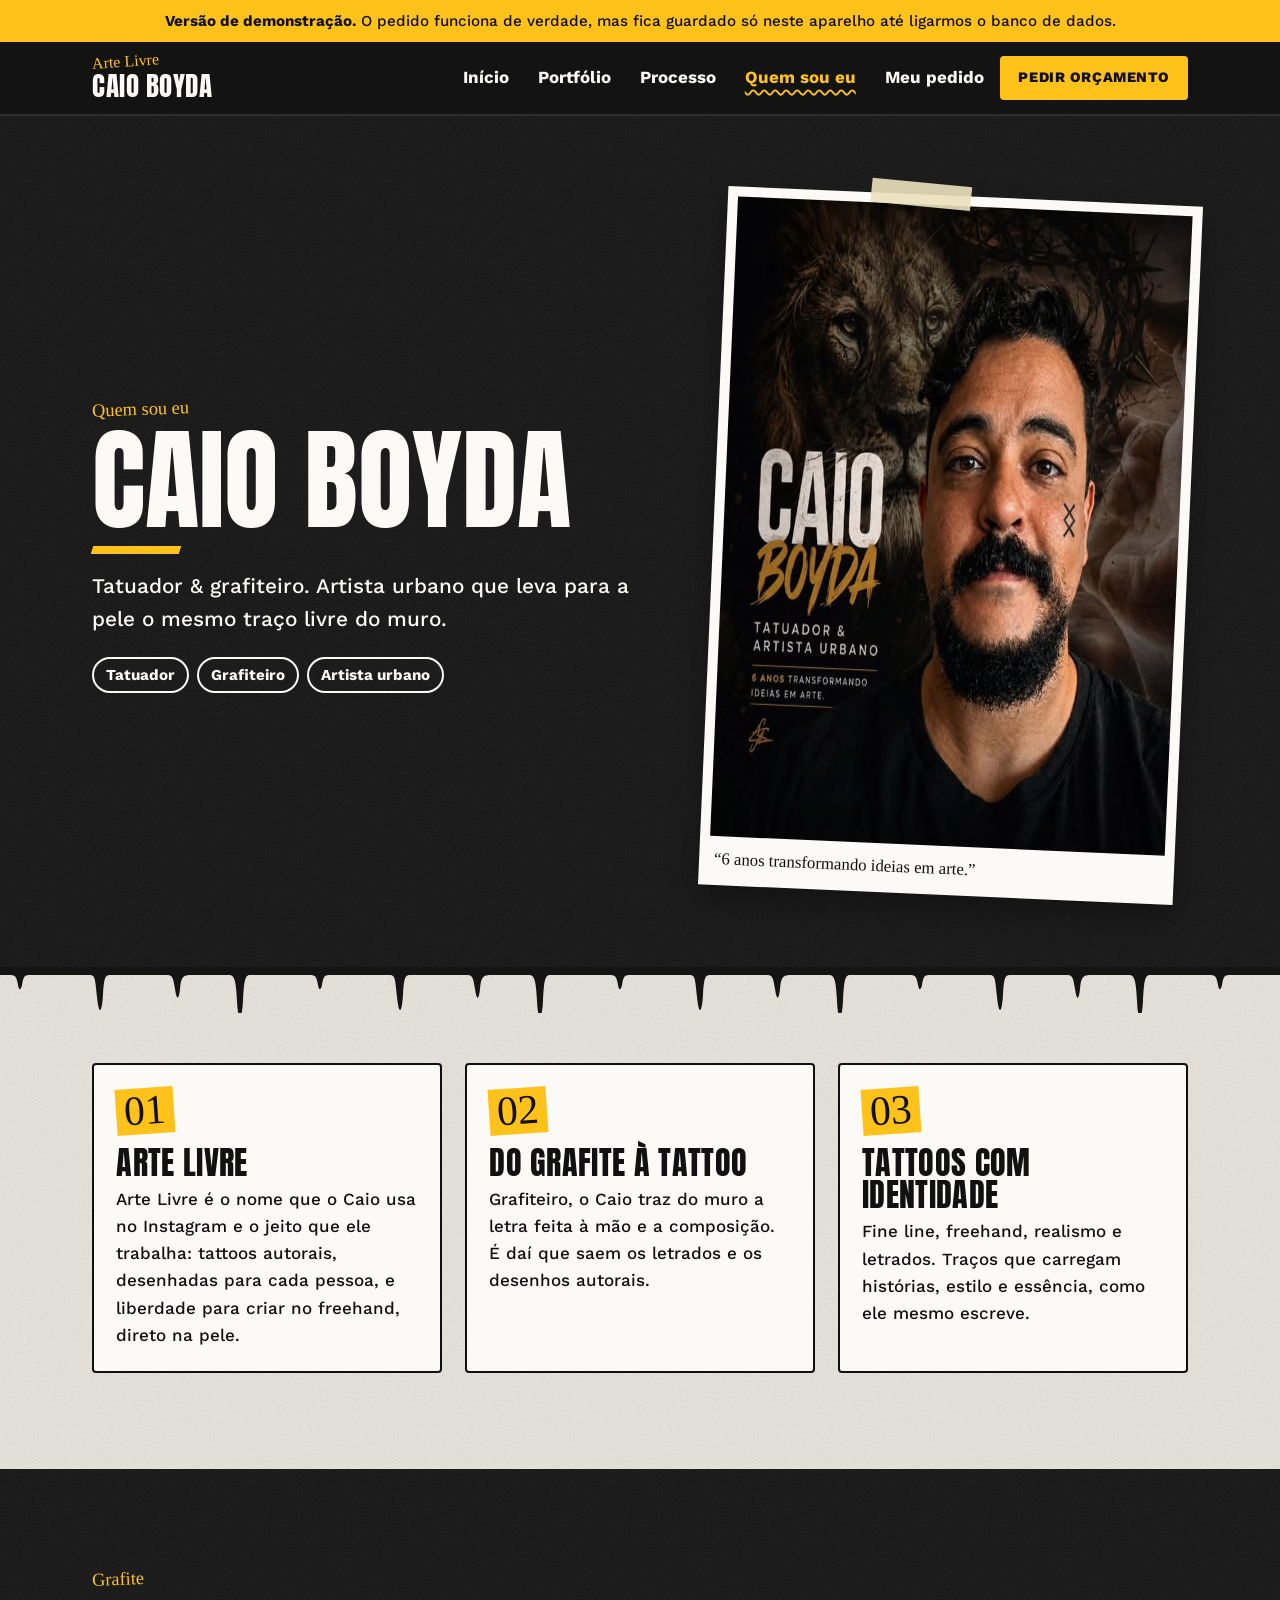
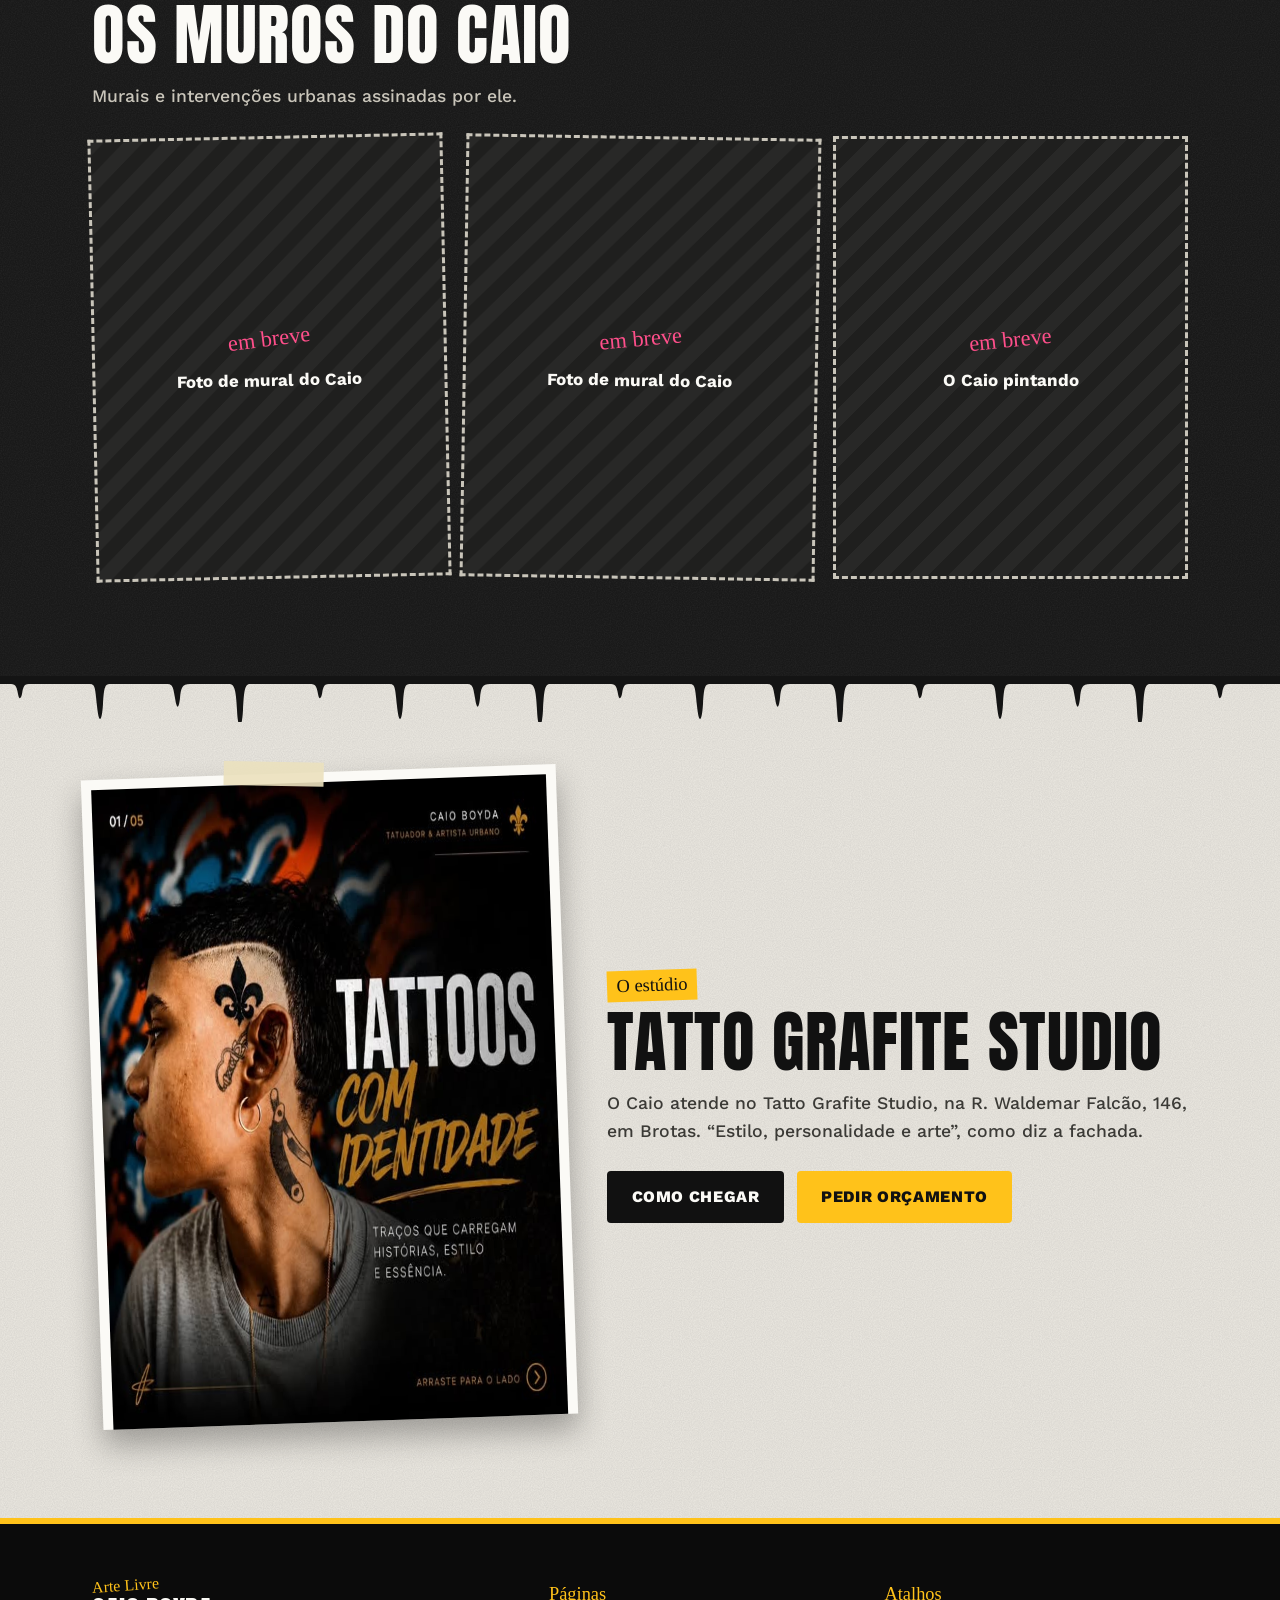
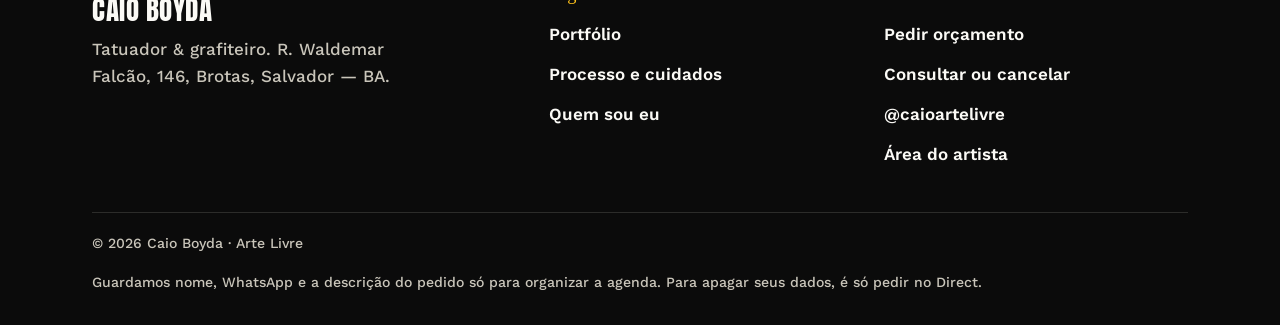
<file: sobre.html>
<!DOCTYPE html>
<html lang="pt-BR">
<head>
<meta charset="UTF-8">
<meta name="viewport" content="width=device-width, initial-scale=1.0">
<title>Quem sou eu · Caio Boyda · Arte Livre</title>
<meta name="description" content="Caio Boyda, tatuador e grafiteiro em Salvador. Arte Livre: tattoos autorais, letrados e desenho à mão.">
<meta name="theme-color" content="#121212">
<link rel="icon" href="fotos/caio-perfil.jpg">
<meta property="og:type" content="website">
<meta property="og:title" content="Caio Boyda · Arte Livre">
<meta property="og:description" content="Tattoos com identidade. Autorais, fine line, freehand, realismo e letrados em Salvador.">
<meta property="og:image" content="fotos/tattoos-identidade.jpg">
<meta property="og:locale" content="pt_BR">
<link rel="preconnect" href="https://fonts.googleapis.com">
<link rel="preconnect" href="https://fonts.gstatic.com" crossorigin>
<link href="https://fonts.googleapis.com/css2?family=Anton&family=Permanent+Marker&family=Work+Sans:wght@500;600;700;800&display=swap" rel="stylesheet">
<link rel="stylesheet" href="assets/estilo.css?v=20261020132507">
</head>
<body>

<div id="faixa-demo" class="faixa-demo" hidden>
  <b>Versão de demonstração.</b> O pedido funciona de verdade, mas fica guardado só neste aparelho até ligarmos o banco de dados.
</div>

<header class="topo">
  <div class="wrap topo-in">
    <a class="marca" href="index.html" aria-label="Caio Boyda, Arte Livre, início">
      <span class="marca-tag">Arte Livre</span>
      <span class="marca-nome">Caio Boyda</span>
    </a>
    <button class="btn-menu" id="btn-menu" type="button" aria-expanded="false" aria-controls="menu">Menu</button>
    <nav class="menu" id="menu" aria-label="Páginas">
      <a href="index.html">Início</a>
      <a href="portfolio.html">Portfólio</a>
      <a href="processo.html">Processo</a>
      <a href="sobre.html">Quem sou eu</a>
      <a href="index.html#meu-horario">Meu pedido</a>
      <a class="btn btn-spray mini" href="index.html#agendar">Pedir orçamento</a>
    </nav>
  </div>
</header>

<main>
<section class="pg-cab muro">
  <div class="wrap dupla-foto">
    <div>
      <p class="tag-spray">Quem sou eu</p>
      <h1 class="pg-tit">Caio Boyda</h1>
      <p class="lead">Tatuador &amp; grafiteiro. Artista urbano que leva para a pele o mesmo traço livre do muro.</p>
      <ul class="estilos-capa"><li>Tatuador</li><li>Grafiteiro</li><li>Artista urbano</li></ul>
    </div>
    <figure class="retrato retrato-grande">
      <img src="fotos/caio-retrato.jpg" alt="Retrato de Caio Boyda" width="640" height="640">
      <figcaption>“6 anos transformando ideias em arte.”</figcaption>
    </figure>
  </div>
</section>
<section class="secao concreto">
  <div class="wrap duas-colunas">
    <article class="bloco-txt">
      <span class="num-spray">01</span>
      <h2>Arte Livre</h2>
      <p>Arte Livre é o nome que o Caio usa no Instagram e o jeito que ele trabalha: tattoos autorais, desenhadas para cada pessoa, e liberdade para criar no freehand, direto na pele.</p>
    </article>
    <article class="bloco-txt">
      <span class="num-spray">02</span>
      <h2>Do grafite à tattoo</h2>
      <p>Grafiteiro, o Caio traz do muro a letra feita à mão e a composição. É daí que saem os letrados e os desenhos autorais.</p>
    </article>
    <article class="bloco-txt">
      <span class="num-spray">03</span>
      <h2>Tattoos com identidade</h2>
      <p>Fine line, freehand, realismo e letrados. Traços que carregam histórias, estilo e essência, como ele mesmo escreve.</p>
    </article>
  </div>
</section>
<section class="secao muro">
  <div class="wrap">
    <p class="tag-spray">Grafite</p>
    <h2>Os muros do Caio</h2>
    <p class="sub">Murais e intervenções urbanas assinadas por ele.</p>
    <div class="grafites">
      <figure class="peca peca-reserva"><span class="reserva-tag">em breve</span><span class="reserva-txt">Foto de mural do Caio</span></figure>
      <figure class="peca peca-reserva"><span class="reserva-tag">em breve</span><span class="reserva-txt">Foto de mural do Caio</span></figure>
      <figure class="peca peca-reserva"><span class="reserva-tag">em breve</span><span class="reserva-txt">O Caio pintando</span></figure>
    </div>
  </div>
</section>
<section class="secao concreto">
  <div class="wrap dupla-foto">
    <figure class="retrato"><img src="fotos/tattoos-identidade.jpg" alt="Post do Caio: Tattoos com identidade" loading="lazy" width="640" height="640"></figure>
    <div>
      <p class="tag-spray">O estúdio</p>
      <h2>Tatto Grafite Studio</h2>
      <p class="sub">O Caio atende no Tatto Grafite Studio, na R. Waldemar Falcão, 146, em Brotas. “Estilo, personalidade e arte”, como diz a fachada.</p>
      <div class="acoes">
        <a class="btn btn-tinta" href="index.html#local">Como chegar</a>
        <a class="btn btn-spray" href="index.html#agendar">Pedir orçamento</a>
      </div>
    </div>
  </div>
</section>
</main>

<footer class="rodape">
  <div class="wrap">
    <div class="rodape-in">
      <div>
        <a class="marca" href="index.html"><span class="marca-tag">Arte Livre</span><span class="marca-nome">Caio Boyda</span></a>
        <p>Tatuador &amp; grafiteiro. R. Waldemar Falcão, 146, Brotas, Salvador — BA.</p>
      </div>
      <div>
        <b class="rodape-titulo">Páginas</b>
        <ul class="rodape-links">
          <li><a href="portfolio.html">Portfólio</a></li>
          <li><a href="processo.html">Processo e cuidados</a></li>
          <li><a href="sobre.html">Quem sou eu</a></li>
        </ul>
      </div>
      <div>
        <b class="rodape-titulo">Atalhos</b>
        <ul class="rodape-links">
          <li><a href="index.html#agendar">Pedir orçamento</a></li>
          <li><a href="index.html#meu-horario">Consultar ou cancelar</a></li>
          <li><a href="https://www.instagram.com/caioartelivre/" target="_blank" rel="noopener">@caioartelivre</a></li>
          <li><a href="admin.html">Área do artista</a></li>
        </ul>
      </div>
    </div>
    <div class="creditos">
      <span>© <span class="ano" id="ano"></span> Caio Boyda · Arte Livre</span>
      <span>Guardamos nome, WhatsApp e a descrição do pedido só para organizar a agenda. Para apagar seus dados, é só pedir no Direct.</span>
    </div>
  </div>
</footer>

<a class="flutua btn btn-spray" href="index.html#agendar">Pedir orçamento</a>

<script src="assets/config.js?v=20261020132507"></script>
<script src="assets/site.js?v=20261020132507"></script>
</body>
</html>
</file>
<file: assets/estilo.css>
/* =====================================================================
   Caio Boyda · Arte Livre — folha de estilo
   Conceito: MURO. Seções alternam "muro" (asfalto escuro, spray amarelo
   do dourado da marca dele) e "concreto" (parede clara, tinta preta).
   Títulos em Anton (condensada, como o "TATTOOS" dos posts), tags em
   letra de marcador (Permanent Marker), texto em Work Sans.
   Lambe-lambe com fita crepe, gotas de spray, números pichados.
   Contraste: texto corrido é branco/creme sobre asfalto (>14:1) ou tinta
   sobre concreto (>15:1). Amarelo só leva texto preto por cima (~13:1).
   ===================================================================== */

:root{
  --asfalto:   #141414;
  --asfalto-2: #1F1F1E;
  --asfalto-3: #2C2C2A;
  --concreto:  #ECE9E2;
  --concreto-2:#DDD9CF;
  --branco:    #FBFAF6;
  --tinta:     #111111;
  --tinta-2:   #3B3A36;
  --cinza-claro:#C9C5BA;
  --spray:     #FFC21A;
  --spray-2:   #FFD95E;
  --rosa:      #FF4F8B;
  --laranja:   #FF6A2B;
  --zap:       #25D366;
  --erro:      #B3261E;

  --display: 'Anton', Impact, 'Arial Narrow Bold', sans-serif;
  --tag:     'Permanent Marker', 'Comic Sans MS', cursive;
  --corpo:   'Work Sans', system-ui, -apple-system, 'Segoe UI', sans-serif;

  --larg: 1160px;
  --raio: 4px;
  --ruido: url("data:image/svg+xml,%3Csvg xmlns='http://www.w3.org/2000/svg' width='180' height='180'%3E%3Cfilter id='n'%3E%3CfeTurbulence type='fractalNoise' baseFrequency='.85' numOctaves='2' stitchTiles='stitch'/%3E%3CfeColorMatrix values='0 0 0 0 1 0 0 0 0 1 0 0 0 0 1 0 0 0 .07 0'/%3E%3C/filter%3E%3Crect width='100%25' height='100%25' filter='url(%23n)'/%3E%3C/svg%3E");
  --ruido-escuro: url("data:image/svg+xml,%3Csvg xmlns='http://www.w3.org/2000/svg' width='180' height='180'%3E%3Cfilter id='n'%3E%3CfeTurbulence type='fractalNoise' baseFrequency='.9' numOctaves='2' stitchTiles='stitch'/%3E%3CfeColorMatrix values='0 0 0 0 0 0 0 0 0 0 0 0 0 0 0 0 0 0 .09 0'/%3E%3C/filter%3E%3Crect width='100%25' height='100%25' filter='url(%23n)'/%3E%3C/svg%3E");
}

*{margin:0;padding:0;box-sizing:border-box}
[hidden]{display:none !important}
html{scroll-behavior:smooth;-webkit-text-size-adjust:100%;scroll-padding-top:84px}
body{font-family:var(--corpo);font-size:1.0625rem;font-weight:500;line-height:1.6;background:var(--asfalto);color:var(--branco);-webkit-font-smoothing:antialiased;overflow-x:hidden}
img{display:block;max-width:100%}
a{color:inherit}
button{font:inherit;color:inherit;background:none;border:none;cursor:pointer}
:focus-visible{outline:3px solid var(--spray);outline-offset:3px}
.concreto :focus-visible{outline-color:var(--tinta)}
.wrap{max-width:var(--larg);margin:0 auto;padding:0 clamp(1rem,4vw,2rem)}

/* ---------- superfícies ---------- */
.muro{background:var(--asfalto) var(--ruido);color:var(--branco);position:relative}
.concreto{background:var(--concreto) var(--ruido-escuro);color:var(--tinta);position:relative}
.secao{padding:clamp(3.5rem,8vw,6rem) 0}
/* gotas de spray escorrendo na emenda muro -> concreto */
.muro + .concreto::before{
  content:"";position:absolute;left:0;right:0;top:0;height:46px;pointer-events:none;
  background:url("data:image/svg+xml,%3Csvg xmlns='http://www.w3.org/2000/svg' width='300' height='46' viewBox='0 0 300 46'%3E%3Cpath fill='%23141414' d='M0 0h300v8c-8 0-9 4-10 14s-3 13-5 0-3-14-9-14H220c-5 0-6 3-7 20s-4 22-6 2-2-22-8-22h-60c-6 0-6 5-7 10s-3 6-4 0-2-10-7-10H60c-5 0-6 6-7 26s-5 22-6 0-3-26-8-26H0z'/%3E%3C/svg%3E") repeat-x top/300px 46px;
}

/* ---------- tipografia ---------- */
h1,h2,h3{line-height:1.02;font-weight:400}
h2{font-family:var(--display);font-size:clamp(2.4rem,6vw,4.2rem);text-transform:uppercase;letter-spacing:.01em;margin-bottom:.8rem}
h3{font-family:var(--corpo);font-weight:800;font-size:1.2rem;line-height:1.25}
.tag-spray{font-family:var(--tag);font-size:1.15rem;color:var(--spray);transform:rotate(-2deg);display:inline-block;margin-bottom:.4rem}
.concreto .tag-spray{color:var(--tinta);background:var(--spray);padding:.05rem .6rem;transform:rotate(-2deg)}
.sub{max-width:40rem;font-size:1.1rem;color:var(--cinza-claro);margin-bottom:1.6rem}
.concreto .sub{color:var(--tinta-2)}
.lead{font-size:clamp(1.1rem,2.2vw,1.3rem);max-width:34rem;color:var(--branco);margin:1rem 0 1.3rem}
.citacao{font-family:var(--tag);font-size:1.45rem;line-height:1.3;margin:1.4rem 0;max-width:30rem}
.citacao small{display:block;font-family:var(--corpo);font-size:.9rem;font-weight:700;margin-top:.3rem;opacity:.8}

/* ---------- botões ---------- */
.btn{display:inline-flex;align-items:center;justify-content:center;gap:.5rem;min-height:52px;padding:.75rem 1.4rem;
  font-family:var(--corpo);font-weight:800;font-size:1rem;letter-spacing:.04em;text-transform:uppercase;text-decoration:none;text-align:center;line-height:1.2;
  border:2px solid currentColor;border-radius:var(--raio);transition:transform .12s, box-shadow .12s, background .12s}
.btn:hover{transform:translateY(-2px)}
.btn:active{transform:translateY(1px)}
.btn:disabled{opacity:.55;cursor:not-allowed;transform:none}
.btn-spray{background:var(--spray);color:var(--tinta);border-color:var(--spray);box-shadow:0 0 0 0 var(--spray)}
.btn-spray:hover{box-shadow:0 6px 0 -1px var(--laranja)}
.btn-claro{background:transparent;color:var(--branco)}
.btn-claro:hover{background:var(--branco);color:var(--tinta)}
.btn-tinta{background:var(--tinta);color:var(--branco);border-color:var(--tinta)}
.btn-tinta:hover{box-shadow:0 6px 0 -1px var(--spray)}
.btn-linha{background:var(--branco);color:var(--tinta);border-color:var(--tinta)}
.btn-zap{background:var(--zap);color:var(--tinta);border-color:var(--zap)}
.btn-direct{background:linear-gradient(90deg,#F58529,#DD2A7B 55%,#8134AF);color:#fff;border-color:transparent}
.btn-bloco{width:100%}
.mini{min-height:44px;padding:.45rem 1rem;font-size:.9rem}
.acoes{display:flex;flex-wrap:wrap;gap:.8rem;margin-top:1.4rem}

.faixa-demo{background:var(--spray);color:var(--tinta);text-align:center;padding:.55rem 1rem;font-size:.95rem}

/* ---------- topo ---------- */
.topo{position:sticky;top:0;z-index:30;background:rgba(20,20,20,.94);backdrop-filter:blur(6px);border-bottom:2px solid var(--asfalto-3)}
.topo-in{display:flex;align-items:center;gap:1rem;min-height:72px}
.marca{display:flex;flex-direction:column;text-decoration:none;line-height:1;margin-right:auto}
.marca-tag{font-family:var(--tag);color:var(--spray);font-size:1rem;transform:rotate(-4deg);transform-origin:left}
.marca-nome{font-family:var(--display);font-size:1.7rem;text-transform:uppercase;letter-spacing:.02em}
.menu{display:flex;align-items:center;gap:.3rem}
.menu a:not(.btn){text-decoration:none;font-weight:700;padding:.55rem .75rem;border-radius:var(--raio)}
.menu a:not(.btn):hover,.menu a[aria-current="page"]{color:var(--spray)}
.menu a[aria-current="page"]{text-decoration:underline wavy var(--spray) 2px;text-underline-offset:6px}
.btn-menu{display:none;font-weight:800;text-transform:uppercase;letter-spacing:.06em;border:2px solid var(--branco);border-radius:var(--raio);min-height:46px;padding:0 1rem}
@media(max-width:900px){
  .btn-menu{display:block}
  .menu{display:none;position:absolute;left:0;right:0;top:100%;flex-direction:column;align-items:stretch;background:var(--asfalto);padding:.8rem 1rem 1.2rem;border-bottom:3px solid var(--spray)}
  .menu.aberto{display:flex}
  .menu a:not(.btn){padding:.85rem .5rem;font-size:1.15rem;border-bottom:1px solid var(--asfalto-3)}
  .menu .btn{margin-top:.6rem}
}

/* ---------- capa ---------- */
.capa{padding:clamp(3rem,7vw,5.5rem) 0 clamp(3.5rem,8vw,6rem);overflow:hidden}
.capa::after{content:"";position:absolute;right:-8%;top:-20%;width:60%;height:140%;background:radial-gradient(closest-side,rgba(255,194,26,.16),transparent 70%);pointer-events:none}
.capa-in{display:grid;gap:2.5rem;align-items:center;position:relative;z-index:1}
@media(min-width:900px){.capa-in{grid-template-columns:1.1fr .9fr}}
.capa h1{font-family:var(--display);text-transform:uppercase;line-height:.86;font-size:clamp(4.4rem,15vw,9.5rem);letter-spacing:.005em}
.capa h1 .h1-a{display:block}
.capa h1 .h1-b{display:inline-block;color:var(--spray);position:relative}
.capa h1 .h1-b::after{content:"";position:absolute;left:4%;right:0;bottom:-.06em;height:.12em;background:var(--rosa);transform:skewX(-14deg) rotate(-2deg);z-index:-1}
.capa h1 .h1-c{display:block;font-family:var(--tag);text-transform:none;font-size:.36em;color:var(--branco);transform:rotate(-3deg);margin-top:.25em}
.estilos-capa{list-style:none;display:flex;flex-wrap:wrap;gap:.5rem;margin:.4rem 0 .2rem}
.estilos-capa li{border:2px solid var(--branco);padding:.25rem .75rem;font-weight:700;font-size:.95rem;border-radius:999px}
.capa-nota{margin-top:1rem;font-size:.95rem;color:var(--cinza-claro)}
.capa-nota b{color:var(--branco)}
.capa-lambes{position:relative;min-height:440px}
.lambe{position:absolute;background:var(--branco);padding:8px 8px 26px;box-shadow:0 18px 30px rgba(0,0,0,.45)}
.lambe img{width:100%;height:100%;object-fit:cover}
.lambe::before{content:"";position:absolute;top:-12px;left:50%;width:90px;height:24px;margin-left:-45px;background:rgba(236,225,190,.86);transform:rotate(-4deg)}
.lambe-1{width:58%;height:78%;left:4%;top:4%;transform:rotate(-5deg)}
.lambe-2{width:48%;height:58%;right:0;top:0;transform:rotate(6deg)}
.lambe-3{width:46%;height:50%;right:8%;bottom:0;transform:rotate(-2deg)}
.spray-x{position:absolute;left:-2%;bottom:6%;font-family:var(--tag);font-size:5.5rem;color:var(--rosa);transform:rotate(-12deg);line-height:1}
@media(max-width:899px){.capa-lambes{min-height:360px;max-width:520px}}

/* ---------- fita que corre ---------- */
.fita-corre{background:var(--spray);color:var(--tinta);overflow:hidden;border-block:3px solid var(--tinta);transform:rotate(-1.2deg);margin:-14px -2% 0;position:relative;z-index:2}
.fita-corre div{display:flex;gap:1.4rem;width:max-content;padding:.65rem 0;animation:corre 32s linear infinite}
.fita-corre span{font-family:var(--display);font-size:1.5rem;letter-spacing:.04em}
.fita-corre i{font-style:normal;font-family:var(--tag);font-size:1.3rem}
@keyframes corre{to{transform:translateX(-50%)}}

/* ---------- cabeçalhos ---------- */
.cab-secao{display:flex;flex-wrap:wrap;align-items:flex-end;justify-content:space-between;gap:1rem;margin-bottom:1.6rem}
.cab-secao h2{margin-bottom:0}
.pg-cab{padding:clamp(3rem,7vw,5rem) 0 clamp(3rem,6vw,4.5rem)}
.pg-tit{font-family:var(--display);font-size:clamp(3.4rem,11vw,7rem);text-transform:uppercase;line-height:.9;margin-bottom:1rem}
.pg-tit::after{content:"";display:block;width:5.5rem;height:.5rem;background:var(--spray);margin-top:.9rem;transform:skewX(-18deg)}

/* ---------- mural / portfólio ---------- */
.mural{display:grid;grid-template-columns:repeat(2,1fr);gap:1rem}
@media(min-width:760px){.mural{grid-template-columns:repeat(3,1fr);gap:1.4rem}}
.peca{position:relative;background:var(--branco);padding:7px 7px 0;box-shadow:0 10px 22px rgba(0,0,0,.18);transition:transform .2s}
.peca:nth-child(3n+1){transform:rotate(-1.2deg)}
.peca:nth-child(3n+2){transform:rotate(.9deg)}
.peca:hover,.peca:focus-within{transform:rotate(0) translateY(-4px);z-index:2}
.peca-btn{display:block;width:100%;aspect-ratio:4/5;overflow:hidden}
.peca-btn img{width:100%;height:100%;object-fit:cover;transition:transform .35s}
.peca:hover .peca-btn img{transform:scale(1.04)}
.peca figcaption{padding:.55rem .25rem .7rem;color:var(--tinta);font-size:.92rem;line-height:1.35}
.peca-cat{display:inline-block;font-family:var(--tag);font-size:.85rem;background:var(--tinta);color:var(--spray);padding:0 .45rem;margin:0 .4rem .2rem 0;transform:rotate(-2deg)}
.peca-reserva{display:flex;flex-direction:column;align-items:center;justify-content:center;gap:.6rem;aspect-ratio:4/5;padding:1.2rem;text-align:center;
  background:repeating-linear-gradient(-45deg,transparent 0 14px,rgba(0,0,0,.05) 14px 28px),var(--concreto-2);border:3px dashed var(--tinta-2);box-shadow:none;color:var(--tinta)}
.muro .peca-reserva{background:repeating-linear-gradient(-45deg,transparent 0 14px,rgba(255,255,255,.04) 14px 28px),var(--asfalto-2);border-color:var(--cinza-claro);color:var(--branco)}
.reserva-tag{font-family:var(--tag);font-size:1.4rem;color:var(--rosa);transform:rotate(-6deg)}
.reserva-txt{font-weight:700;max-width:14rem}
.filtros-linha{display:flex;flex-wrap:wrap;align-items:center;justify-content:space-between;gap:1rem;margin-bottom:1.8rem}
.filtros{display:flex;flex-wrap:wrap;gap:.6rem}
.filtro-btn{min-height:48px;padding:.5rem 1.1rem;border:2px solid var(--tinta);border-radius:999px;font-weight:800;background:var(--branco)}
.filtro-btn small{display:inline-block;min-width:1.6em;margin-left:.2rem;padding:0 .35rem;border-radius:999px;background:var(--tinta);color:var(--branco);font-size:.8rem}
.filtro-btn[aria-pressed="true"]{background:var(--tinta);color:var(--spray)}
.filtro-btn[aria-pressed="true"] small{background:var(--spray);color:var(--tinta)}
.port-conta{font-family:var(--tag);font-size:1.15rem}
.vazio-port{font-weight:700;margin-top:1rem}
.faixa-cta{display:flex;flex-wrap:wrap;align-items:center;justify-content:space-between;gap:1.5rem}
.faixa-cta .sub{margin-bottom:0}

/* ---------- flashes ---------- */
.flashes{display:grid;gap:1.4rem;grid-template-columns:repeat(auto-fit,minmax(230px,1fr));margin-top:.6rem}
.flash{background:var(--asfalto-2);border:2px solid var(--asfalto-3);padding:1rem;border-radius:var(--raio)}
.flash h3{margin:.9rem 0 .3rem}
.flash p{color:var(--cinza-claro);font-size:.98rem}
.flash .btn{margin-top:.8rem}
.flash-img{display:block;width:100%;aspect-ratio:1;background:var(--branco)}
.flash-img img{width:100%;height:100%;object-fit:contain}
.flash-moldura{aspect-ratio:1;display:flex;flex-direction:column;align-items:center;justify-content:center;gap:.3rem;
  background:radial-gradient(circle at 50% 45%,rgba(255,194,26,.18),transparent 60%),repeating-linear-gradient(90deg,transparent 0 22px,rgba(255,255,255,.03) 22px 23px);
  border:3px dashed var(--spray)}
.flash-num{font-family:var(--display);font-size:5rem;line-height:1;color:var(--spray)}
.flash-tag{font-family:var(--tag);font-size:1.15rem;transform:rotate(-4deg)}

/* ---------- retrato / duplas ---------- */
.dupla-foto{display:grid;gap:2.5rem;align-items:center}
@media(min-width:860px){.dupla-foto{grid-template-columns:.9fr 1.1fr}.pg-cab .dupla-foto{grid-template-columns:1.1fr .9fr}}
.retrato{background:var(--branco);padding:10px 10px 0;transform:rotate(-2deg);box-shadow:0 16px 30px rgba(0,0,0,.3);max-width:480px;position:relative}
.retrato::before{content:"";position:absolute;top:-12px;left:30%;width:100px;height:24px;background:rgba(236,225,190,.9);transform:rotate(3deg)}
.retrato figcaption{font-family:var(--tag);color:var(--tinta);padding:.6rem .3rem .8rem;font-size:1.05rem}
.retrato-grande{transform:rotate(2.5deg)}

/* ---------- trilho do processo (capa) ---------- */
.trilho{list-style:none;display:grid;gap:1rem;grid-template-columns:repeat(auto-fit,minmax(190px,1fr));counter-reset:x;margin-top:1rem}
.trilho li{border-top:4px solid var(--spray);padding-top:.9rem}
.trilho b{font-family:var(--display);font-size:2.6rem;line-height:1;color:var(--spray)}
.trilho h3{margin:.3rem 0 .2rem;text-transform:uppercase;letter-spacing:.03em}
.trilho p{color:var(--cinza-claro);font-size:.98rem}

/* ---------- processo (página) ---------- */
.etapas-proc{list-style:none;display:grid;gap:1.4rem;max-width:860px}
.etapas-proc li{display:grid;grid-template-columns:auto 1fr;gap:1.2rem;align-items:start;background:var(--branco);border:2px solid var(--tinta);padding:1.3rem 1.4rem;border-radius:var(--raio);box-shadow:6px 6px 0 var(--tinta)}
.etapas-proc li:nth-child(even){margin-left:clamp(0rem,5vw,4rem)}
.etapas-proc h2{font-size:clamp(1.8rem,4vw,2.4rem);margin-bottom:.3rem}
.num-spray{font-family:var(--tag);font-size:2.6rem;line-height:1;color:var(--tinta);background:var(--spray);padding:.15rem .5rem;transform:rotate(-4deg);display:inline-block}
.duas-colunas{display:grid;gap:1.4rem;grid-template-columns:repeat(auto-fit,minmax(260px,1fr))}
.bloco-txt{background:var(--branco);border:2px solid var(--tinta);padding:1.4rem;border-radius:var(--raio)}
.bloco-txt h2{font-size:2rem;margin:.8rem 0 .4rem}
.duas-colunas-larga{display:grid;gap:3rem}
@media(min-width:900px){.duas-colunas-larga{grid-template-columns:1.2fr 1fr}}
.grafites{display:grid;gap:1rem;grid-template-columns:repeat(auto-fit,minmax(200px,1fr))}
.faq details{border-bottom:2px solid var(--asfalto-3)}
.faq summary{list-style:none;cursor:pointer;padding:1rem 2.2rem 1rem 0;font-weight:800;font-size:1.08rem;position:relative}
.faq summary::-webkit-details-marker{display:none}
.faq summary::after{content:"+";position:absolute;right:.2rem;top:.55rem;font-family:var(--display);font-size:1.7rem;color:var(--spray)}
.faq details[open] summary::after{content:"–"}
.faq details p{padding:0 0 1.1rem;color:var(--cinza-claro)}
.cuidados{list-style:none;display:grid;gap:.7rem}
.cuidados li{background:var(--asfalto-2);border-left:5px solid var(--spray);padding:.8rem 1rem;color:var(--cinza-claro)}
.cuidados b{display:block;color:var(--branco);font-size:1.05rem}

/* ---------- tipos de sessão ---------- */
.tipos{display:grid;gap:1rem;grid-template-columns:repeat(auto-fit,minmax(220px,1fr))}
.tipo{background:var(--branco);border:2px solid var(--tinta);border-radius:var(--raio);padding:1.2rem;display:flex;flex-direction:column;gap:.45rem}
.tipo-cat{font-family:var(--tag);font-size:.95rem;align-self:flex-start;background:var(--tinta);color:var(--spray);padding:0 .5rem;transform:rotate(-2deg)}
.tipo h3{font-size:1.25rem}
.tipo p{color:var(--tinta-2);font-size:.97rem;flex:1}
.tipo .meta{display:flex;justify-content:space-between;gap:.5rem;font-size:.92rem;border-top:2px dashed var(--concreto-2);padding-top:.5rem}
.tipo .mini{align-self:flex-start}
.carregando{padding:1rem 0;font-weight:700;opacity:.85}

/* ---------- pedido ---------- */
.agendar .painel{background:var(--branco);color:var(--tinta);border-radius:6px;padding:clamp(1.1rem,3.5vw,2.2rem);border:3px solid var(--spray);box-shadow:10px 10px 0 var(--spray)}
.nota-agenda{margin-top:1.6rem;color:var(--cinza-claro);font-size:.95rem}
.nota-agenda a{color:var(--spray);font-weight:700}
.passos{display:flex;flex-wrap:wrap;gap:.4rem;margin-bottom:1.3rem}
.passo{flex:1 1 auto;padding:.5rem .7rem;font-weight:800;font-size:.88rem;text-transform:uppercase;letter-spacing:.03em;border-bottom:4px solid var(--concreto-2);color:var(--tinta-2)}
.passo[data-estado="atual"]{border-color:var(--tinta);color:var(--tinta)}
.passo[data-estado="feito"]{border-color:var(--spray)}
@media(max-width:600px){.passo{font-size:.78rem;padding:.4rem .3rem}}
.escolhas{display:flex;flex-wrap:wrap;gap:.5rem;margin-bottom:1.1rem}
.escolha{display:flex;flex-direction:column;align-items:flex-start;padding:.4rem .8rem;background:var(--concreto);border:2px solid var(--tinta);border-radius:var(--raio);text-align:left}
.escolha small{font-size:.75rem;text-transform:uppercase;font-weight:800;color:var(--tinta-2)}
.escolha span{font-weight:700}
.escolha:hover{background:var(--spray-2)}
.etapa{display:none}
.etapa[data-ativa]{display:block;animation:entra .25s ease}
@keyframes entra{from{opacity:0;transform:translateY(6px)}}
.etapa > h3{font-family:var(--display);font-weight:400;font-size:2rem;text-transform:uppercase;margin-bottom:.3rem}
.dica{color:var(--tinta-2);margin-bottom:1.1rem}
.lista-barbeiros{display:grid;gap:.7rem}
.barbeiro-opcao{display:flex;align-items:center;gap:.9rem;padding:.8rem;border:2px solid var(--tinta);border-radius:var(--raio);text-align:left}
.barbeiro-opcao[aria-pressed="true"]{background:var(--spray)}
.barbeiro-foto{width:56px;height:56px;border-radius:50%;overflow:hidden;flex:none;background:var(--concreto-2)}
.barbeiro-foto img{width:100%;height:100%;object-fit:cover}
.barbeiro-txt strong{display:block}
.grupo-servico{font-family:var(--tag);font-size:1.15rem;margin:1.2rem 0 .5rem}
.grupo-servico:first-child{margin-top:0}
.lista-escolha{display:grid;gap:.6rem}
.opcao{display:flex;justify-content:space-between;align-items:center;gap:1rem;width:100%;padding:.95rem 1.05rem;border:2px solid var(--tinta);border-radius:var(--raio);background:var(--branco);text-align:left;transition:background .12s}
.opcao strong{display:block;font-size:1.08rem}
.opcao span{color:var(--tinta-2);font-size:.95rem}
.opcao .val{flex:none;font-weight:800;color:var(--tinta);font-size:.92rem}
.opcao:hover{background:var(--concreto)}
.opcao[aria-pressed="true"]{background:var(--tinta);color:var(--branco)}
.opcao[aria-pressed="true"] span,.opcao[aria-pressed="true"] .val{color:var(--spray)}
@media(max-width:460px){.opcao{flex-direction:column;align-items:flex-start;gap:.3rem}}

.campos{display:grid;gap:1.1rem}
.campos-2{display:grid;grid-template-columns:1fr 1fr;gap:1rem}
@media(max-width:600px){.campos-2{grid-template-columns:1fr}}
.campo label,.rotulo-campo{display:block;font-size:.9rem;font-weight:800;text-transform:uppercase;letter-spacing:.04em;margin-bottom:.4rem}
.rotulo-campo small,.campo label small{text-transform:none;font-weight:500;letter-spacing:0}
.campo input,.campo select,.campo textarea{width:100%;min-height:52px;padding:.7rem .85rem;font:inherit;color:var(--tinta);background:var(--branco);border:2px solid var(--tinta);border-radius:var(--raio)}
.campo textarea{min-height:100px;resize:vertical}
.campo input::placeholder,.campo textarea::placeholder{color:#6B6860}
.campo input:focus,.campo select:focus,.campo textarea:focus{outline:none;box-shadow:0 0 0 4px var(--spray)}
.campo .ajuda{font-size:.88rem;color:var(--tinta-2);margin-top:.35rem}
.falta,.campo .falta{box-shadow:0 0 0 3px var(--erro) !important;border-radius:var(--raio)}
.chips{display:flex;flex-wrap:wrap;gap:.5rem}
.chip{min-height:46px;padding:.45rem 1rem;border:2px solid var(--tinta);border-radius:999px;font-weight:700;background:var(--branco)}
.chip:hover{background:var(--concreto)}
.chip[aria-pressed="true"]{background:var(--tinta);color:var(--spray)}
.chips-grandes .chip{min-height:52px;font-size:1.02rem;border-radius:var(--raio)}
.chips-grandes .chip[aria-pressed="true"]{background:var(--spray);color:var(--tinta);box-shadow:4px 4px 0 var(--tinta)}

.anexo-zona{display:flex;flex-wrap:wrap;align-items:center;gap:.8rem;padding:1rem;border:2px dashed var(--tinta-2);border-radius:var(--raio);background:var(--concreto)}
.anexo-zona.arrastando{background:var(--spray-2)}
.anexo-dica{font-size:.92rem;color:var(--tinta-2)}
.so-desktop{display:none}
@media(hover:hover) and (pointer:fine){.so-desktop{display:inline}}
.anexo-lista{list-style:none;display:flex;flex-wrap:wrap;gap:.6rem;margin-top:.7rem}
.anexo-lista:empty{display:none}
.anexo-lista li{position:relative;width:84px;height:84px;border:2px solid var(--tinta);border-radius:var(--raio);overflow:hidden}
.anexo-lista img{width:100%;height:100%;object-fit:cover}
.anexo-tira{position:absolute;top:2px;right:2px;width:30px;height:30px;border-radius:50%;background:var(--tinta);color:#fff;display:grid;place-items:center}
.anexo-msg .aviso{margin-top:.6rem}
.anexo-ok{font-weight:700;margin:.4rem 0 .8rem}
.anexo-ok.anexo-falhou{color:var(--erro)}
.voltar{font-weight:700;text-decoration:underline;text-underline-offset:4px;padding:.6rem .2rem;min-height:44px}

.fita{display:flex;gap:.5rem;overflow-x:auto;padding:.2rem .1rem .7rem;scroll-snap-type:x proximity}
.dia{flex:none;width:68px;padding:.55rem 0;border:2px solid var(--tinta);border-radius:var(--raio);display:flex;flex-direction:column;align-items:center;background:var(--branco);scroll-snap-align:start}
.dia .sem{font-size:.78rem;font-weight:800;text-transform:uppercase}
.dia .num{font-family:var(--display);font-size:1.7rem;line-height:1.1}
.dia .mes{font-size:.78rem}
.dia:hover:not(:disabled){background:var(--concreto)}
.dia[aria-pressed="true"]{background:var(--tinta);color:var(--spray)}
.dia:disabled{opacity:.35;cursor:not-allowed;border-style:dashed}
.titulo-dia{font-weight:800;margin:1rem 0 .6rem}
.blocos-hora + .blocos-hora{margin-top:1rem}
.turno{font-size:.85rem;font-weight:800;text-transform:uppercase;letter-spacing:.05em;color:var(--tinta-2);margin-bottom:.45rem}
.grade-horas{display:grid;grid-template-columns:repeat(auto-fill,minmax(86px,1fr));gap:.5rem}
.hora{min-height:48px;border:2px solid var(--tinta);border-radius:var(--raio);font-weight:800;background:var(--branco)}
.hora:hover{background:var(--spray)}
.vazio{padding:1rem;border:2px dashed var(--tinta-2);border-radius:var(--raio)}
.vazio b{display:block}
.resumo{background:var(--concreto);border-radius:var(--raio);padding:1rem 1.1rem;margin-bottom:1.2rem;border-left:6px solid var(--spray)}
.resumo dl{display:grid;grid-template-columns:auto 1fr;gap:.35rem 1rem}
.resumo dt{font-weight:800;font-size:.85rem;text-transform:uppercase;color:var(--tinta-2);padding-top:.15rem}
.resumo .total{font-weight:800}
.aviso{padding:.8rem 1rem;border-radius:var(--raio);font-weight:700;margin:.8rem 0;border:2px solid}
.aviso-erro{background:#FCE8E6;color:#7A1810;border-color:var(--erro)}
.aviso-ok{background:#E3F4E6;color:#14532D;border-color:#2E7D32}
.aviso-neutro{background:var(--concreto);color:var(--tinta);border-color:var(--tinta-2)}
.sucesso{text-align:center;padding:.6rem 0}
.selo-ok{width:70px;height:70px;border-radius:50%;background:var(--spray);display:grid;place-items:center;margin:0 auto .8rem;border:3px solid var(--tinta)}
.sucesso h3{font-family:var(--display);font-weight:400;font-size:2.4rem;text-transform:uppercase}
.sucesso .com{font-weight:700}
.rotulo-codigo{font-size:.85rem;font-weight:800;text-transform:uppercase;margin-top:.6rem}
.codigo{font-family:var(--display);font-size:2.6rem;letter-spacing:.12em;background:var(--tinta);color:var(--spray);display:inline-block;padding:.1rem 1rem;margin:.3rem 0 .8rem;border-radius:var(--raio)}
.sucesso p.expl{max-width:34rem;margin:0 auto;color:var(--tinta-2)}
.sucesso .acoes{justify-content:center}
.copiado{margin-top:.8rem;font-weight:700;white-space:pre-wrap}

/* ---------- consulta / local ---------- */
.dupla{display:grid;gap:2rem;align-items:start}
@media(min-width:860px){.dupla{grid-template-columns:1fr 1fr}}
.cartao{background:var(--branco);border:2px solid var(--tinta);border-radius:6px;padding:1.4rem;box-shadow:8px 8px 0 var(--tinta)}
.local-in{display:grid;gap:2rem}
@media(min-width:860px){.local-in{grid-template-columns:1fr 1.1fr}}
.info-item{padding:.9rem 0;border-top:2px solid var(--asfalto-3);display:grid;gap:.15rem}
.info-item:first-child{border-top:none}
.info-item b.rot{font-family:var(--tag);color:var(--spray);font-weight:400;font-size:1.05rem}
.info-item span small{display:block;color:var(--cinza-claro);font-size:.92rem}
.info-item a{font-weight:700;color:var(--spray)}
.local-fotos{display:grid;gap:1rem}
.local-fotos img{border:3px solid var(--branco)}
.mapa{min-height:260px;border:3px solid var(--branco);background:var(--asfalto-2)}
.mapa iframe{width:100%;height:100%;min-height:260px;border:0;display:block;filter:grayscale(.3) contrast(1.05)}

/* ---------- rodapé ---------- */
.rodape{background:#0B0B0B;color:var(--branco);padding:3.5rem 0 2rem;border-top:6px solid var(--spray)}
.rodape-in{display:grid;gap:2rem}
@media(min-width:800px){.rodape-in{grid-template-columns:1.4fr 1fr 1fr}}
.rodape p{color:var(--cinza-claro);margin-top:.8rem;max-width:22rem}
.rodape-titulo{font-family:var(--tag);font-weight:400;color:var(--spray);font-size:1.15rem;display:block;margin-bottom:.5rem}
.rodape-links{list-style:none;display:grid;gap:.3rem}
.rodape-links a{text-decoration:none;font-weight:600;display:inline-block;padding:.25rem 0}
.rodape-links a:hover{color:var(--spray)}
.creditos{display:flex;flex-wrap:wrap;justify-content:space-between;gap:1rem;margin-top:2.5rem;padding-top:1.2rem;border-top:1px solid var(--asfalto-3);font-size:.88rem;color:var(--cinza-claro)}

.flutua{position:fixed;right:1rem;bottom:1rem;z-index:40;box-shadow:0 10px 24px rgba(0,0,0,.45)}
@media(min-width:1001px){.flutua{right:2rem;bottom:2rem}}

/* ---------- lupa ---------- */
.lupa{border:none;padding:0;background:transparent;max-width:min(92vw,900px);margin:auto;color:var(--branco)}
.lupa::backdrop{background:rgba(10,10,10,.9)}
.lupa-topo{display:flex;align-items:center;justify-content:space-between;gap:1rem;margin-bottom:.6rem;font-weight:700}
.lupa img{max-height:76vh;width:auto;margin:0 auto;border:6px solid var(--branco)}
.lupa-setas{display:flex;justify-content:center;gap:1rem;margin-top:.8rem}

@media (prefers-reduced-motion: reduce){
  *{animation:none !important;transition:none !important}
  html{scroll-behavior:auto}
}
</file>
